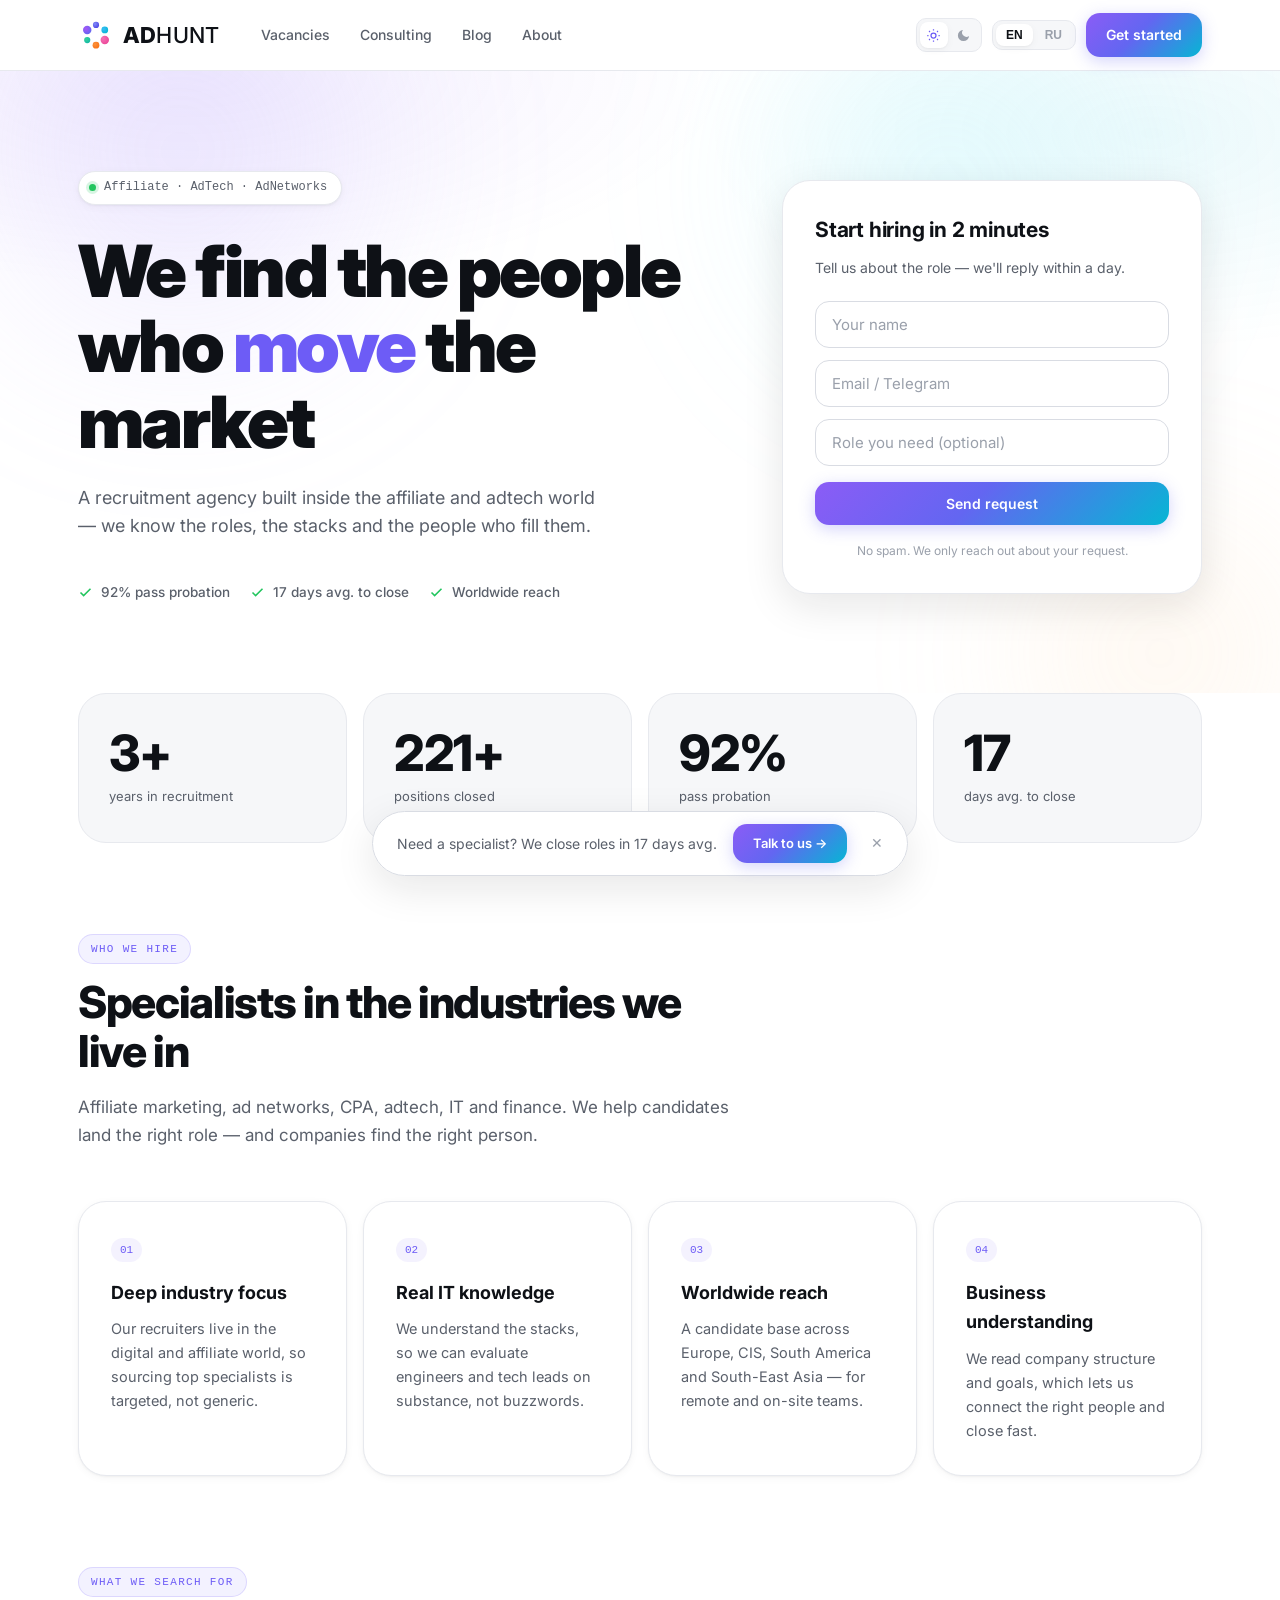
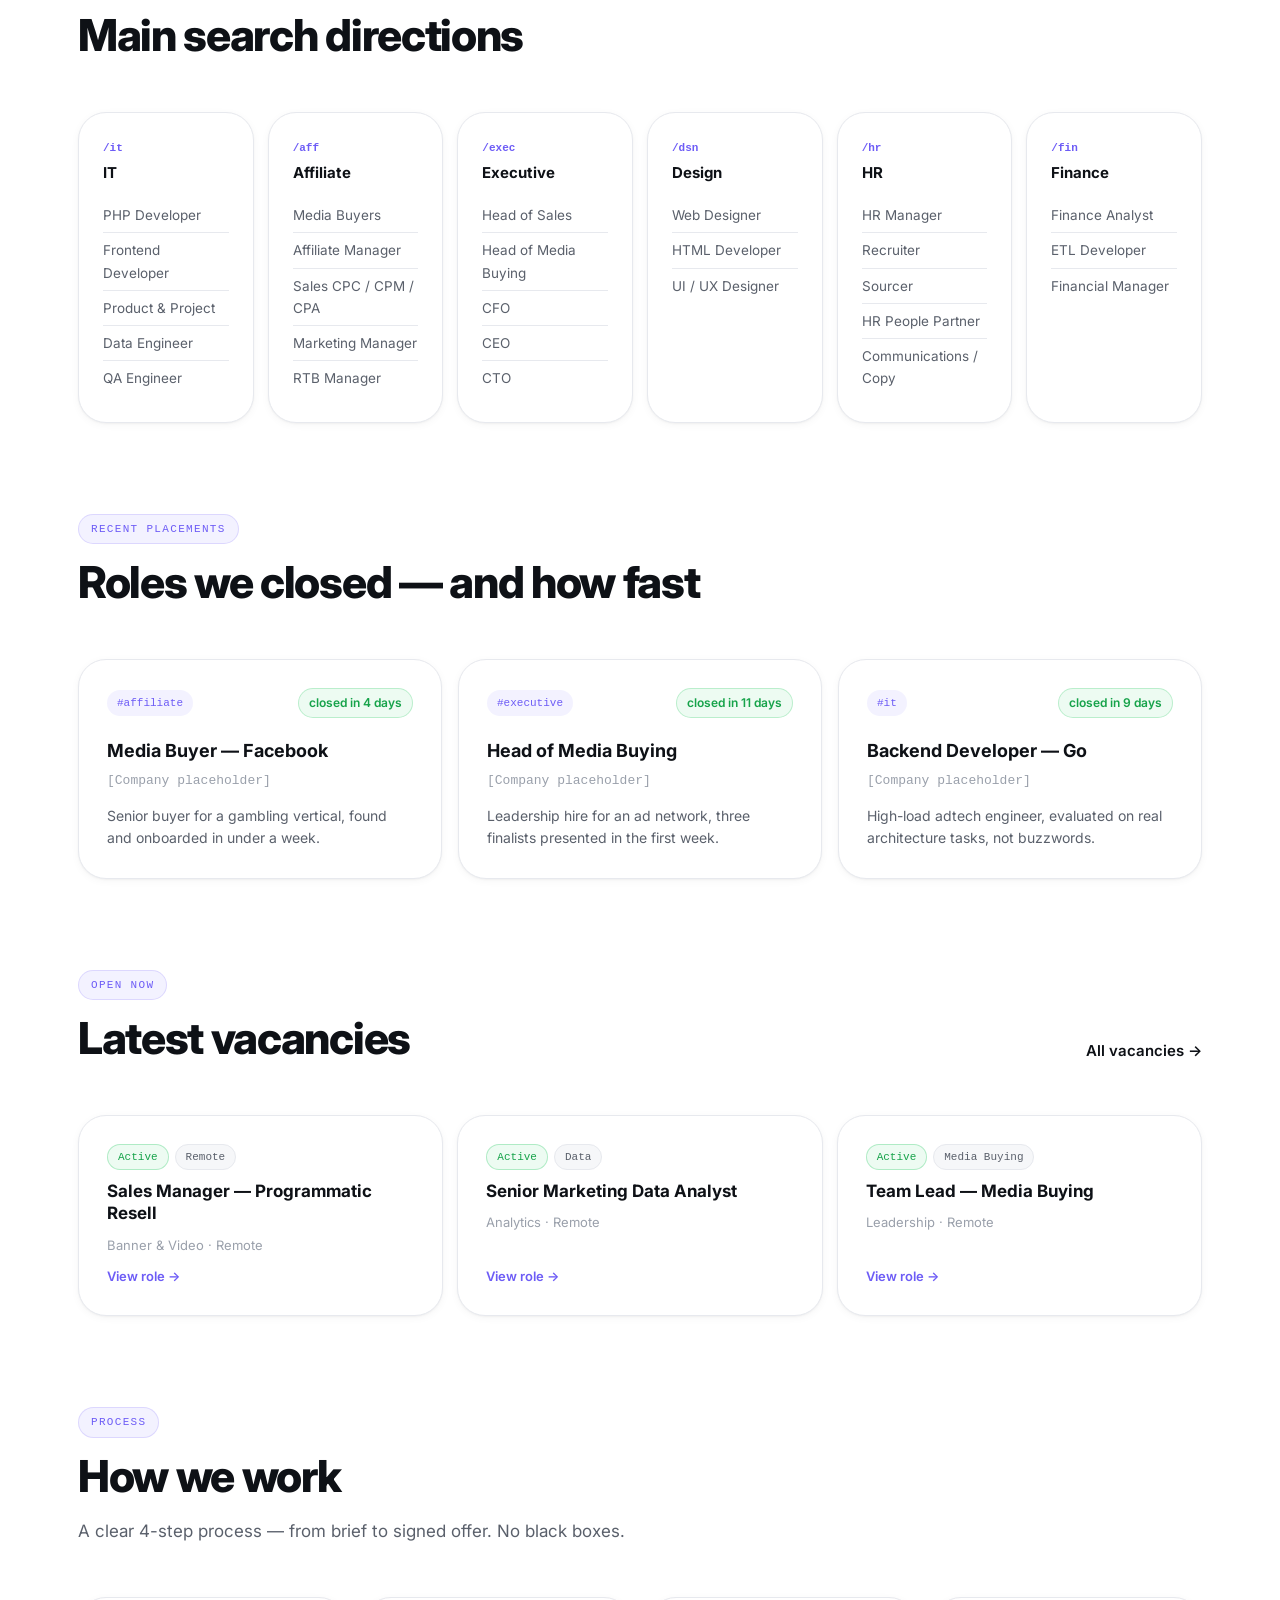
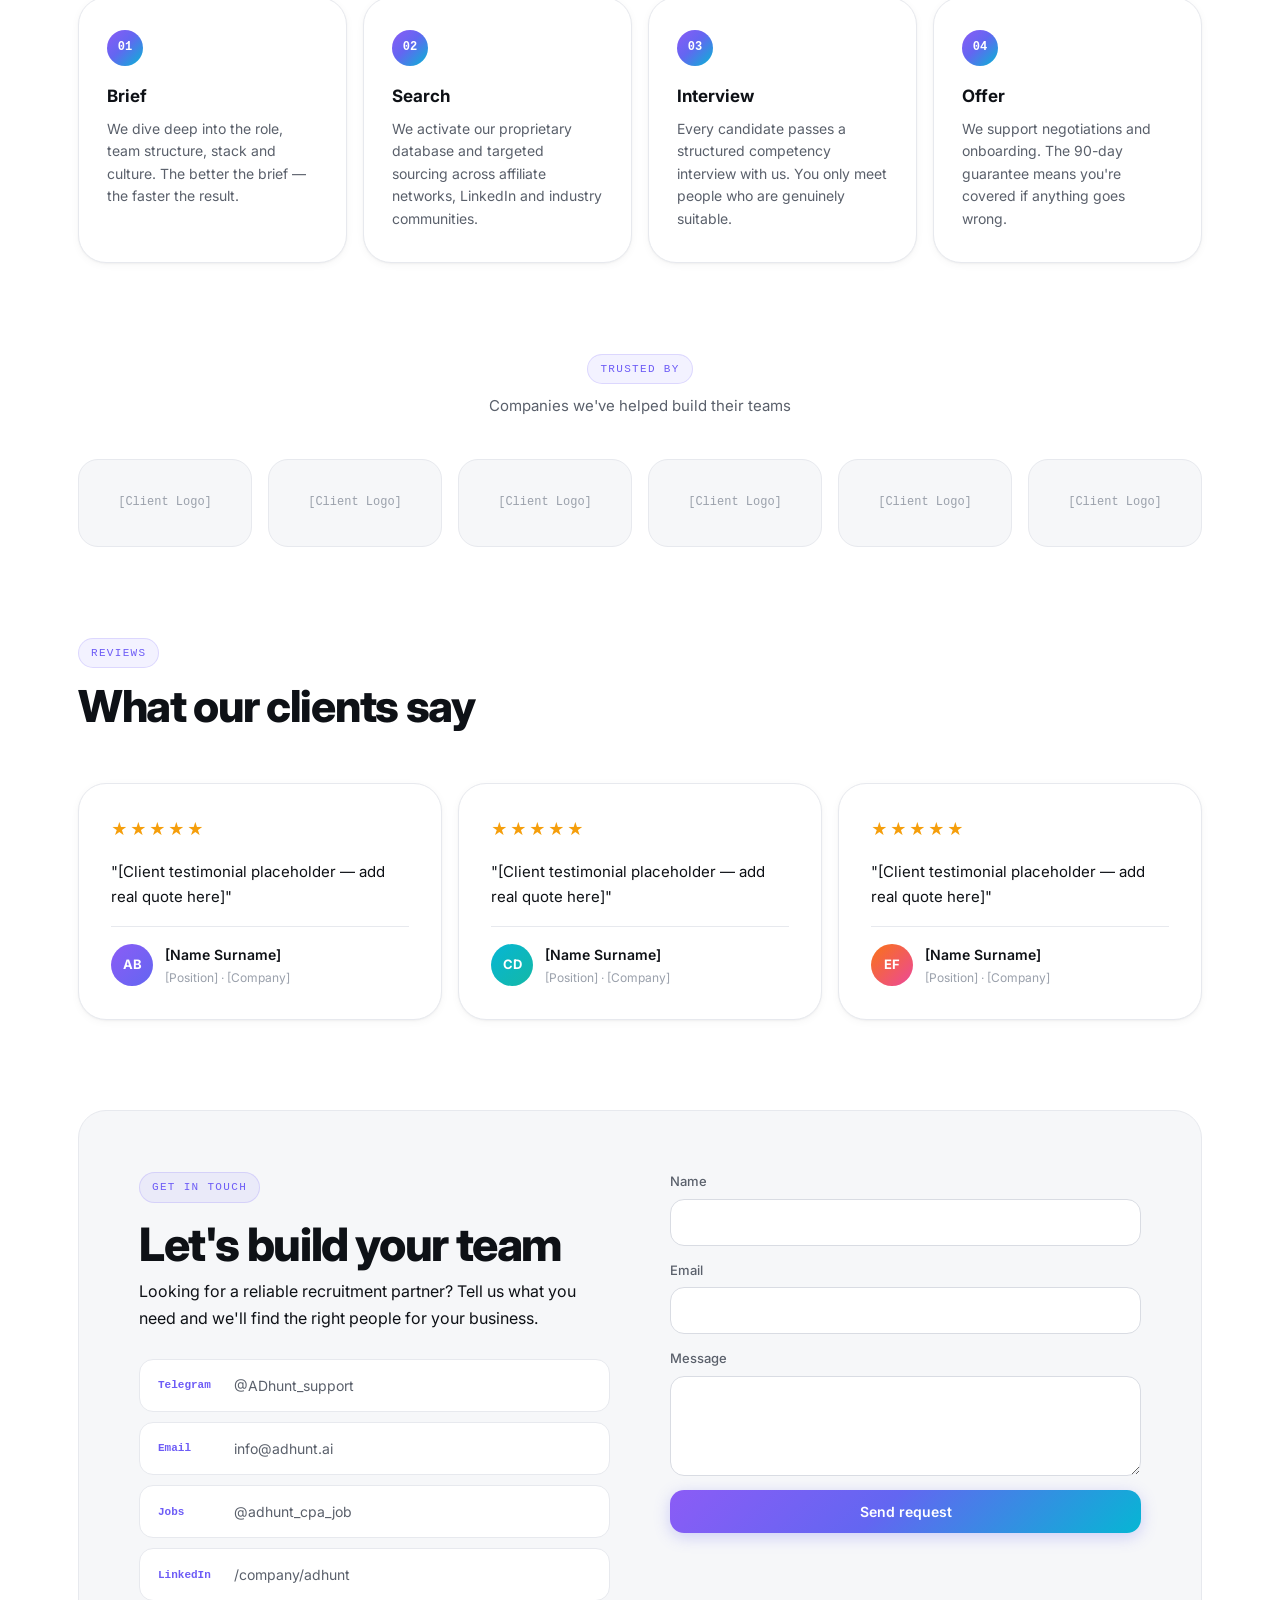
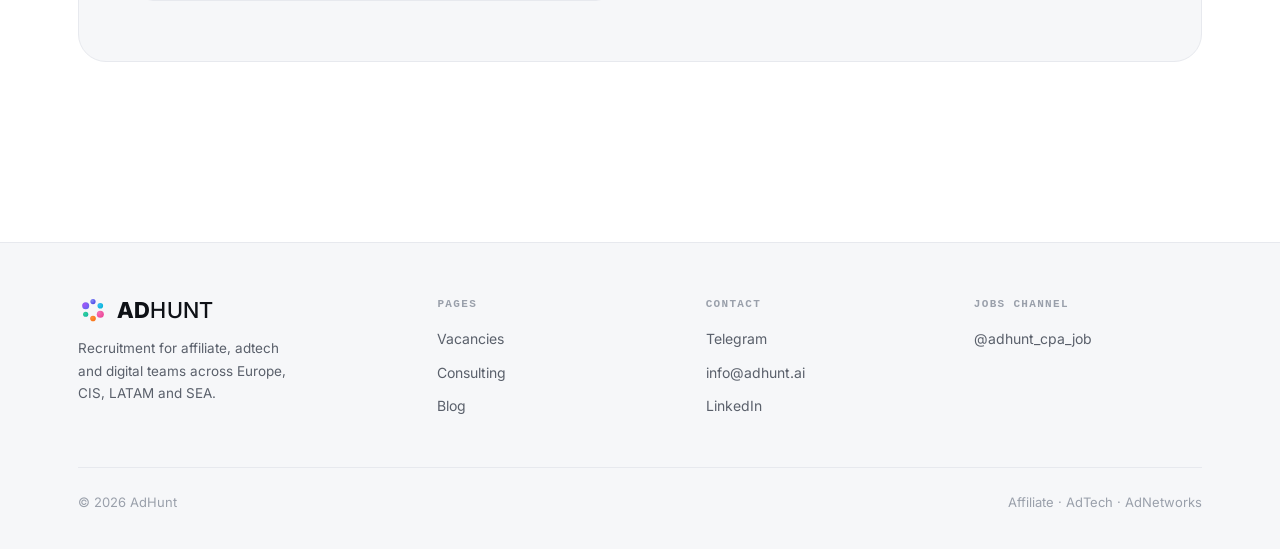
<file: index.html>
<!DOCTYPE html>
<html lang="en">
<head>
<meta charset="UTF-8">
<meta name="viewport" content="width=device-width, initial-scale=1.0">
<title>AdHunt — Recruitment for Affiliate & AdTech</title>
<meta name="description" content="AdHunt is a recruitment agency hiring specialists in affiliate marketing, ad networks and adtech across Europe, CIS, LATAM and SEA.">
<link rel="stylesheet" href="assets/style.css">
<meta property="og:title" content="AdHunt — Recruitment for Affiliate & AdTech">
<meta property="og:description" content="We find the specialists who move the market. 221+ positions closed, 17 days avg. to close.">
<meta property="og:type" content="website">
<meta property="og:url" content="https://adhunt.ai">
<meta name="twitter:card" content="summary_large_image">
</head>
<body>

<header>
  <div class="wrap nav">
    <a href="index.html" class="logo"><img src="assets/logo-icon.svg" alt="" class="logo-icon"><span class="logo-text"><span class="logo-ad">AD</span><span class="logo-hunt">HUNT</span></span></a>
    <nav class="nav-links">
      <a href="vacancies.html"><span data-en>Vacancies</span><span data-ru>Вакансии</span></a>
      <a href="consulting.html"><span data-en>Consulting</span><span data-ru>Консалтинг</span></a>
      <a href="blog.html"><span data-en>Blog</span><span data-ru>Блог</span></a>
      <a href="about.html"><span data-en>About</span><span data-ru>О нас</span></a>
    </nav>
    <div class="nav-right">
      <div class="theme-toggle">
        <button data-theme-set="light" aria-label="Light theme"><svg viewBox="0 0 24 24" fill="none" stroke="currentColor" stroke-width="2"><circle cx="12" cy="12" r="4"/><path d="M12 2v2M12 20v2M4.9 4.9l1.4 1.4M17.7 17.7l1.4 1.4M2 12h2M20 12h2M4.9 19.1l1.4-1.4M17.7 6.3l1.4-1.4"/></svg></button>
        <button data-theme-set="dark" aria-label="Dark theme"><svg viewBox="0 0 24 24" fill="currentColor"><path d="M21 12.8A9 9 0 1 1 11.2 3a7 7 0 0 0 9.8 9.8z"/></svg></button>
      </div>
      <div class="lang">
        <button data-lang="en">EN</button>
        <button data-lang="ru">RU</button>
      </div>
      <a href="#contact" class="btn btn-primary" style="padding:10px 20px;">
        <span data-en>Get started</span><span data-ru>Начать</span>
      </a>
      <button class="burger" aria-label="Menu"><span></span><span></span><span></span></button>
    </div>
  </div>
</header>

<!-- HERO -->
<section class="hero">
  <div class="hero-bg" aria-hidden="true">
    <span class="b1"></span>
    <span class="b2"></span>
    <span class="b3"></span>
    <span class="b4"></span>
  </div>
  <div class="wrap hero-grid">
    <div data-reveal>
      <div class="hero-label">
        <span class="dot-live"></span>
        <span data-en>Affiliate · AdTech · AdNetworks</span><span data-ru>Affiliate · AdTech · AdNetworks</span>
      </div>
      <h1>
        <span data-en>We find the people who <span class="hero-accent">move</span> the market</span>
        <span data-ru>Находим людей, которые <span class="hero-accent">двигают</span> рынок</span>
      </h1>
      <p class="hero-sub">
        <span data-en>A recruitment agency built inside the affiliate and adtech world — we know the roles, the stacks and the people who fill them.</span>
        <span data-ru>Рекрутинговое агентство внутри мира affiliate и adtech — мы знаем роли, стек и людей, которые их закрывают.</span>
      </p>
      <div class="hero-badge-row">
        <span class="hero-badge">
          <svg width="15" height="15" viewBox="0 0 24 24" fill="none" stroke="currentColor" stroke-width="2.5"><polyline points="20 6 9 17 4 12"/></svg>
          <span data-en>92% pass probation</span><span data-ru>92% проходят испытательный срок</span>
        </span>
        <span class="hero-badge">
          <svg width="15" height="15" viewBox="0 0 24 24" fill="none" stroke="currentColor" stroke-width="2.5"><polyline points="20 6 9 17 4 12"/></svg>
          <span data-en>17 days avg. to close</span><span data-ru>17 дней в среднем на закрытие</span>
        </span>
        <span class="hero-badge">
          <svg width="15" height="15" viewBox="0 0 24 24" fill="none" stroke="currentColor" stroke-width="2.5"><polyline points="20 6 9 17 4 12"/></svg>
          <span data-en>Worldwide reach</span><span data-ru>Глобальный охват</span>
        </span>
      </div>
    </div>

    <!-- Hero request form -->
    <div class="hero-form-card" data-reveal>
      <h3 class="hero-form-title"><span data-en>Start hiring in 2 minutes</span><span data-ru>Начните нанимать за 2 минуты</span></h3>
      <p class="hero-form-sub"><span data-en>Tell us about the role — we'll reply within a day.</span><span data-ru>Расскажите о вакансии — ответим в течение дня.</span></p>
      <form onsubmit="event.preventDefault(); this.reset(); alert(document.documentElement.lang==='ru'?'Спасибо! Мы свяжемся с вами.':'Thanks! We\'ll be in touch.');">
        <div class="field">
          <input type="text" required data-ph-en="Your name" data-ph-ru="Ваше имя">
        </div>
        <div class="field">
          <input type="text" required placeholder="Email / Telegram">
        </div>
        <div class="field">
          <input type="text" data-ph-en="Role you need (optional)" data-ph-ru="Какая роль нужна (необязательно)">
        </div>
        <button class="btn btn-primary" type="submit" style="width:100%;justify-content:center;margin-top:4px;">
          <span data-en>Send request</span><span data-ru>Отправить заявку</span>
        </button>
        <p class="hero-form-note"><span data-en>No spam. We only reach out about your request.</span><span data-ru>Без спама. Пишем только по вашему запросу.</span></p>
      </form>
    </div>
  </div>
</section>

<!-- STATS -->
<section class="section" style="padding-top:0;">
  <div class="wrap">
    <div class="stats" data-reveal>
      <div class="stat"><div class="num"><span data-count="3" data-suffix="+">3+</span></div><div class="lbl"><span data-en>years in recruitment</span><span data-ru>года в рекрутинге</span></div></div>
      <div class="stat"><div class="num"><span data-count="221" data-suffix="+">221+</span></div><div class="lbl"><span data-en>positions closed</span><span data-ru>закрытых позиций</span></div></div>
      <div class="stat"><div class="num"><span data-count="92" data-suffix="%">92%</span></div><div class="lbl"><span data-en>pass probation</span><span data-ru>проходят испытательный срок</span></div></div>
      <div class="stat"><div class="num"><span data-count="17">17</span></div><div class="lbl"><span data-en>days avg. to close</span><span data-ru>дней в среднем на закрытие</span></div></div>
    </div>
  </div>
</section>

<!-- WHO -->
<section class="section" style="padding-top:0;">
  <div class="wrap">
    <div class="section-head" data-reveal>
      <span class="eyebrow"><span data-en>Who we hire</span><span data-ru>Кого нанимаем</span></span>
      <h2><span data-en>Specialists in the industries we live in</span><span data-ru>Специалисты в индустриях, в которых мы живём</span></h2>
      <p><span data-en>Affiliate marketing, ad networks, CPA, adtech, IT and finance. We help candidates land the right role — and companies find the right person.</span><span data-ru>Affiliate-маркетинг, рекламные сети, CPA, adtech, IT и финансы. Помогаем кандидатам найти правильную роль, а компаниям — правильного человека.</span></p>
    </div>
    <div class="cards">
      <div class="card" data-reveal>
        <div class="ix">01</div>
        <h3><span data-en>Deep industry focus</span><span data-ru>Глубокий фокус на индустрии</span></h3>
        <p><span data-en>Our recruiters live in the digital and affiliate world, so sourcing top specialists is targeted, not generic.</span><span data-ru>Наши рекрутеры живут в digital и affiliate, поэтому поиск топ-специалистов точечный, а не общий.</span></p>
      </div>
      <div class="card" data-reveal>
        <div class="ix">02</div>
        <h3><span data-en>Real IT knowledge</span><span data-ru>Реальная экспертиза в IT</span></h3>
        <p><span data-en>We understand the stacks, so we can evaluate engineers and tech leads on substance, not buzzwords.</span><span data-ru>Понимаем стек, поэтому оцениваем инженеров и тимлидов по сути, а не по баззвордам.</span></p>
      </div>
      <div class="card" data-reveal>
        <div class="ix">03</div>
        <h3><span data-en>Worldwide reach</span><span data-ru>Глобальный охват</span></h3>
        <p><span data-en>A candidate base across Europe, CIS, South America and South-East Asia — for remote and on-site teams.</span><span data-ru>База кандидатов по Европе, СНГ, Южной Америке и Юго-Восточной Азии — для удалённых и офисных команд.</span></p>
      </div>
      <div class="card" data-reveal>
        <div class="ix">04</div>
        <h3><span data-en>Business understanding</span><span data-ru>Понимание бизнеса</span></h3>
        <p><span data-en>We read company structure and goals, which lets us connect the right people and close fast.</span><span data-ru>Разбираемся в структуре и целях компании — это позволяет подбирать нужных людей и закрывать быстро.</span></p>
      </div>
    </div>
  </div>
</section>

<!-- DIRECTIONS -->
<section class="section" style="padding-top:0;">
  <div class="wrap">
    <div class="section-head" data-reveal>
      <span class="eyebrow"><span data-en>What we search for</span><span data-ru>Что мы ищем</span></span>
      <h2><span data-en>Main search directions</span><span data-ru>Основные направления поиска</span></h2>
    </div>
    <div class="dirs">
      <div class="dir" data-reveal><h3><span class="k">/it</span> IT</h3><ul><li>PHP Developer</li><li>Frontend Developer</li><li>Product &amp; Project</li><li>Data Engineer</li><li>QA Engineer</li></ul></div>
      <div class="dir" data-reveal><h3><span class="k">/aff</span> Affiliate</h3><ul><li>Media Buyers</li><li>Affiliate Manager</li><li>Sales CPC / CPM / CPA</li><li>Marketing Manager</li><li>RTB Manager</li></ul></div>
      <div class="dir" data-reveal><h3><span class="k">/exec</span> Executive</h3><ul><li>Head of Sales</li><li>Head of Media Buying</li><li>CFO</li><li>CEO</li><li>CTO</li></ul></div>
      <div class="dir" data-reveal><h3><span class="k">/dsn</span> Design</h3><ul><li>Web Designer</li><li>HTML Developer</li><li>UI / UX Designer</li></ul></div>
      <div class="dir" data-reveal><h3><span class="k">/hr</span> HR</h3><ul><li>HR Manager</li><li>Recruiter</li><li>Sourcer</li><li>HR People Partner</li><li>Communications / Copy</li></ul></div>
      <div class="dir" data-reveal><h3><span class="k">/fin</span> Finance</h3><ul><li>Finance Analyst</li><li>ETL Developer</li><li>Financial Manager</li></ul></div>
    </div>
  </div>
</section>

<!-- CASE STUDIES -->
<section class="section" style="padding-top:0;">
  <div class="wrap">
    <div class="section-head" data-reveal>
      <span class="eyebrow"><span data-en>Recent placements</span><span data-ru>Недавние закрытия</span></span>
      <h2><span data-en>Roles we closed — and how fast</span><span data-ru>Какие роли закрыли — и как быстро</span></h2>
    </div>
    <div class="cases">
      <div class="case" data-reveal>
        <div class="case-top">
          <span class="case-tag">#affiliate</span>
          <span class="case-time"><span data-en>closed in 4 days</span><span data-ru>закрыли за 4 дня</span></span>
        </div>
        <h3>Media Buyer — Facebook</h3>
        <p class="case-co">[Company placeholder]</p>
        <p class="case-desc"><span data-en>Senior buyer for a gambling vertical, found and onboarded in under a week.</span><span data-ru>Сеньор-байер под gambling-вертикаль, найден и выведен меньше чем за неделю.</span></p>
      </div>
      <div class="case" data-reveal>
        <div class="case-top">
          <span class="case-tag">#executive</span>
          <span class="case-time"><span data-en>closed in 11 days</span><span data-ru>закрыли за 11 дней</span></span>
        </div>
        <h3>Head of Media Buying</h3>
        <p class="case-co">[Company placeholder]</p>
        <p class="case-desc"><span data-en>Leadership hire for an ad network, three finalists presented in the first week.</span><span data-ru>Руководящая роль в рекламной сети, три финалиста — уже на первой неделе.</span></p>
      </div>
      <div class="case" data-reveal>
        <div class="case-top">
          <span class="case-tag">#it</span>
          <span class="case-time"><span data-en>closed in 9 days</span><span data-ru>закрыли за 9 дней</span></span>
        </div>
        <h3>Backend Developer — Go</h3>
        <p class="case-co">[Company placeholder]</p>
        <p class="case-desc"><span data-en>High-load adtech engineer, evaluated on real architecture tasks, not buzzwords.</span><span data-ru>Инженер под high-load adtech, оценка по реальным архитектурным задачам, а не баззвордам.</span></p>
      </div>
    </div>
  </div>
</section>

<!-- VACANCIES PREVIEW -->
<section class="section" style="padding-top:0;">
  <div class="wrap">
    <div class="section-head" data-reveal style="display:flex;justify-content:space-between;align-items:flex-end;max-width:none;">
      <div>
        <span class="eyebrow"><span data-en>Open now</span><span data-ru>Открыто сейчас</span></span>
        <h2 style="margin-bottom:0;"><span data-en>Latest vacancies</span><span data-ru>Свежие вакансии</span></h2>
      </div>
      <a href="vacancies.html" class="go" style="color:var(--amber);font-size:15px;"><span data-en>All vacancies →</span><span data-ru>Все вакансии →</span></a>
    </div>
    <div class="vacs">
      <a href="vacancies.html" class="vac" data-reveal>
        <div class="tags"><span class="tag-pill live">Active</span><span class="tag-pill">Remote</span></div>
        <h3>Sales Manager — Programmatic Resell</h3>
        <div class="meta">Banner &amp; Video · Remote</div>
        <span class="go"><span data-en>View role →</span><span data-ru>Открыть →</span></span>
      </a>
      <a href="vacancies.html" class="vac" data-reveal>
        <div class="tags"><span class="tag-pill live">Active</span><span class="tag-pill">Data</span></div>
        <h3>Senior Marketing Data Analyst</h3>
        <div class="meta">Analytics · Remote</div>
        <span class="go"><span data-en>View role →</span><span data-ru>Открыть →</span></span>
      </a>
      <a href="vacancies.html" class="vac" data-reveal>
        <div class="tags"><span class="tag-pill live">Active</span><span class="tag-pill">Media Buying</span></div>
        <h3>Team Lead — Media Buying</h3>
        <div class="meta">Leadership · Remote</div>
        <span class="go"><span data-en>View role →</span><span data-ru>Открыть →</span></span>
      </a>
    </div>
  </div>
</section>

<!-- HOW WE WORK -->
<section class="section" style="padding-top:0;">
  <div class="wrap">
    <div class="section-head" data-reveal>
      <span class="eyebrow"><span data-en>Process</span><span data-ru>Процесс</span></span>
      <h2><span data-en>How we work</span><span data-ru>Как мы работаем</span></h2>
      <p><span data-en>A clear 4-step process — from brief to signed offer. No black boxes.</span><span data-ru>Чёткий процесс из 4 шагов — от брифа до подписанного оффера. Никаких чёрных ящиков.</span></p>
    </div>
    <div class="process-steps">
      <div class="process-step" data-reveal>
        <div class="step-num">01</div>
        <div class="step-body">
          <h3><span data-en>Brief</span><span data-ru>Бриф</span></h3>
          <p><span data-en>We dive deep into the role, team structure, stack and culture. The better the brief — the faster the result.</span><span data-ru>Погружаемся в роль, структуру команды, стек и культуру. Чем точнее бриф — тем быстрее результат.</span></p>
        </div>
      </div>
      <div class="process-step" data-reveal>
        <div class="step-num">02</div>
        <div class="step-body">
          <h3><span data-en>Search</span><span data-ru>Поиск</span></h3>
          <p><span data-en>We activate our proprietary database and targeted sourcing across affiliate networks, LinkedIn and industry communities.</span><span data-ru>Активируем собственную базу и точечный поиск по affiliate-сетям, LinkedIn и отраслевым сообществам.</span></p>
        </div>
      </div>
      <div class="process-step" data-reveal>
        <div class="step-num">03</div>
        <div class="step-body">
          <h3><span data-en>Interview</span><span data-ru>Интервью</span></h3>
          <p><span data-en>Every candidate passes a structured competency interview with us. You only meet people who are genuinely suitable.</span><span data-ru>Каждый кандидат проходит структурированное компетентностное интервью с нами. Вы встречаетесь только с теми, кто реально подходит.</span></p>
        </div>
      </div>
      <div class="process-step" data-reveal>
        <div class="step-num">04</div>
        <div class="step-body">
          <h3><span data-en>Offer</span><span data-ru>Оффер</span></h3>
          <p><span data-en>We support negotiations and onboarding. The 90-day guarantee means you're covered if anything goes wrong.</span><span data-ru>Сопровождаем переговоры и онбординг. 90-дневная гарантия — страховка на случай, если что-то пойдёт не так.</span></p>
        </div>
      </div>
    </div>
  </div>
</section>

<!-- CLIENTS -->
<section class="section" style="padding-top:0;">
  <div class="wrap">
    <div class="clients-head" data-reveal>
      <span class="eyebrow"><span data-en>Trusted by</span><span data-ru>Нам доверяют</span></span>
      <p><span data-en>Companies we've helped build their teams</span><span data-ru>Компании, которым мы помогли собрать команды</span></p>
    </div>
    <div class="logo-wall" data-reveal>
      <div class="client-logo">[Client Logo]</div>
      <div class="client-logo">[Client Logo]</div>
      <div class="client-logo">[Client Logo]</div>
      <div class="client-logo">[Client Logo]</div>
      <div class="client-logo">[Client Logo]</div>
      <div class="client-logo">[Client Logo]</div>
    </div>
  </div>
</section>

<!-- TESTIMONIALS -->
<section class="section" style="padding-top:0;">
  <div class="wrap">
    <div class="section-head" data-reveal>
      <span class="eyebrow"><span data-en>Reviews</span><span data-ru>Отзывы</span></span>
      <h2><span data-en>What our clients say</span><span data-ru>Что говорят клиенты</span></h2>
    </div>
    <div class="testimonials">
      <div class="testimonial" data-reveal>
        <div class="testi-stars">★★★★★</div>
        <p class="testi-text"><span data-en>"[Client testimonial placeholder — add real quote here]"</span><span data-ru>"[Отзыв клиента — добавьте реальную цитату здесь]"</span></p>
        <div class="testi-author">
          <div class="testi-avatar" style="background:linear-gradient(135deg,#8b5cf6,#6366f1)">AB</div>
          <div>
            <div class="testi-name">[Name Surname]</div>
            <div class="testi-role"><span data-en>[Position] · [Company]</span><span data-ru>[Должность] · [Компания]</span></div>
          </div>
        </div>
      </div>
      <div class="testimonial" data-reveal>
        <div class="testi-stars">★★★★★</div>
        <p class="testi-text"><span data-en>"[Client testimonial placeholder — add real quote here]"</span><span data-ru>"[Отзыв клиента — добавьте реальную цитату здесь]"</span></p>
        <div class="testi-author">
          <div class="testi-avatar" style="background:linear-gradient(135deg,#06b6d4,#14b8a6)">CD</div>
          <div>
            <div class="testi-name">[Name Surname]</div>
            <div class="testi-role"><span data-en>[Position] · [Company]</span><span data-ru>[Должность] · [Компания]</span></div>
          </div>
        </div>
      </div>
      <div class="testimonial" data-reveal>
        <div class="testi-stars">★★★★★</div>
        <p class="testi-text"><span data-en>"[Client testimonial placeholder — add real quote here]"</span><span data-ru>"[Отзыв клиента — добавьте реальную цитату здесь]"</span></p>
        <div class="testi-author">
          <div class="testi-avatar" style="background:linear-gradient(135deg,#f97316,#ec4899)">EF</div>
          <div>
            <div class="testi-name">[Name Surname]</div>
            <div class="testi-role"><span data-en>[Position] · [Company]</span><span data-ru>[Должность] · [Компания]</span></div>
          </div>
        </div>
      </div>
    </div>
  </div>
</section>

<!-- CONTACT -->
<section class="section" id="contact" style="padding-top:0;">
  <div class="wrap">
    <div class="contact-grid">
      <div class="contact-info" data-reveal>
        <span class="eyebrow"><span data-en>Get in touch</span><span data-ru>Связаться</span></span>
        <h2 style="font-size:clamp(30px,4vw,46px);margin:16px 0 8px;"><span data-en>Let's build your team</span><span data-ru>Соберём вашу команду</span></h2>
        <p><span data-en>Looking for a reliable recruitment partner? Tell us what you need and we'll find the right people for your business.</span><span data-ru>Ищете надёжного партнёра по подбору? Расскажите, что нужно, и мы найдём правильных людей для вашего бизнеса.</span></p>
        <div class="contact-links">
          <a href="https://t.me/ADhunt_support" target="_blank"><span class="k">Telegram</span> @ADhunt_support</a>
          <a href="mailto:info@adhunt.ai"><span class="k">Email</span> info@adhunt.ai</a>
          <a href="https://t.me/adhunt_cpa_job" target="_blank"><span class="k">Jobs</span> @adhunt_cpa_job</a>
          <a href="https://www.linkedin.com/company/adhunt" target="_blank"><span class="k">LinkedIn</span> /company/adhunt</a>
        </div>
      </div>
      <form data-reveal onsubmit="event.preventDefault(); this.reset(); alert(document.documentElement.lang==='ru'?'Спасибо! Мы свяжемся с вами.':'Thanks! We\'ll be in touch.');">
        <div class="field">
          <label data-en>Name</label><label data-ru>Имя</label>
          <input type="text" required>
        </div>
        <div class="field">
          <label>Email</label>
          <input type="email" required>
        </div>
        <div class="field">
          <label data-en>Message</label><label data-ru>Сообщение</label>
          <textarea></textarea>
        </div>
        <button class="btn btn-primary" type="submit" style="width:100%;justify-content:center;">
          <span data-en>Send request</span><span data-ru>Отправить заявку</span>
        </button>
      </form>
    </div>
  </div>
</section>

<!-- FOOTER (placeholder, injected by include below for consistency) -->
<div id="footer"></div>

<!-- STICKY CTA -->
<div class="sticky-cta" id="sticky-cta">
  <span data-en>Need a specialist? We close roles in 17 days avg.</span>
  <span data-ru>Нужен специалист? Закрываем роли за 17 дней в среднем.</span>
  <a href="#contact" class="btn btn-primary" style="padding:9px 20px;font-size:13px;">
    <span data-en>Talk to us →</span><span data-ru>Обсудить →</span>
  </a>
  <button class="sticky-close" onclick="document.getElementById('sticky-cta').style.display='none'" aria-label="Close">✕</button>
</div>

<script src="assets/app.js"></script>
<script src="assets/footer.js"></script>
</body>
</html>
</file>
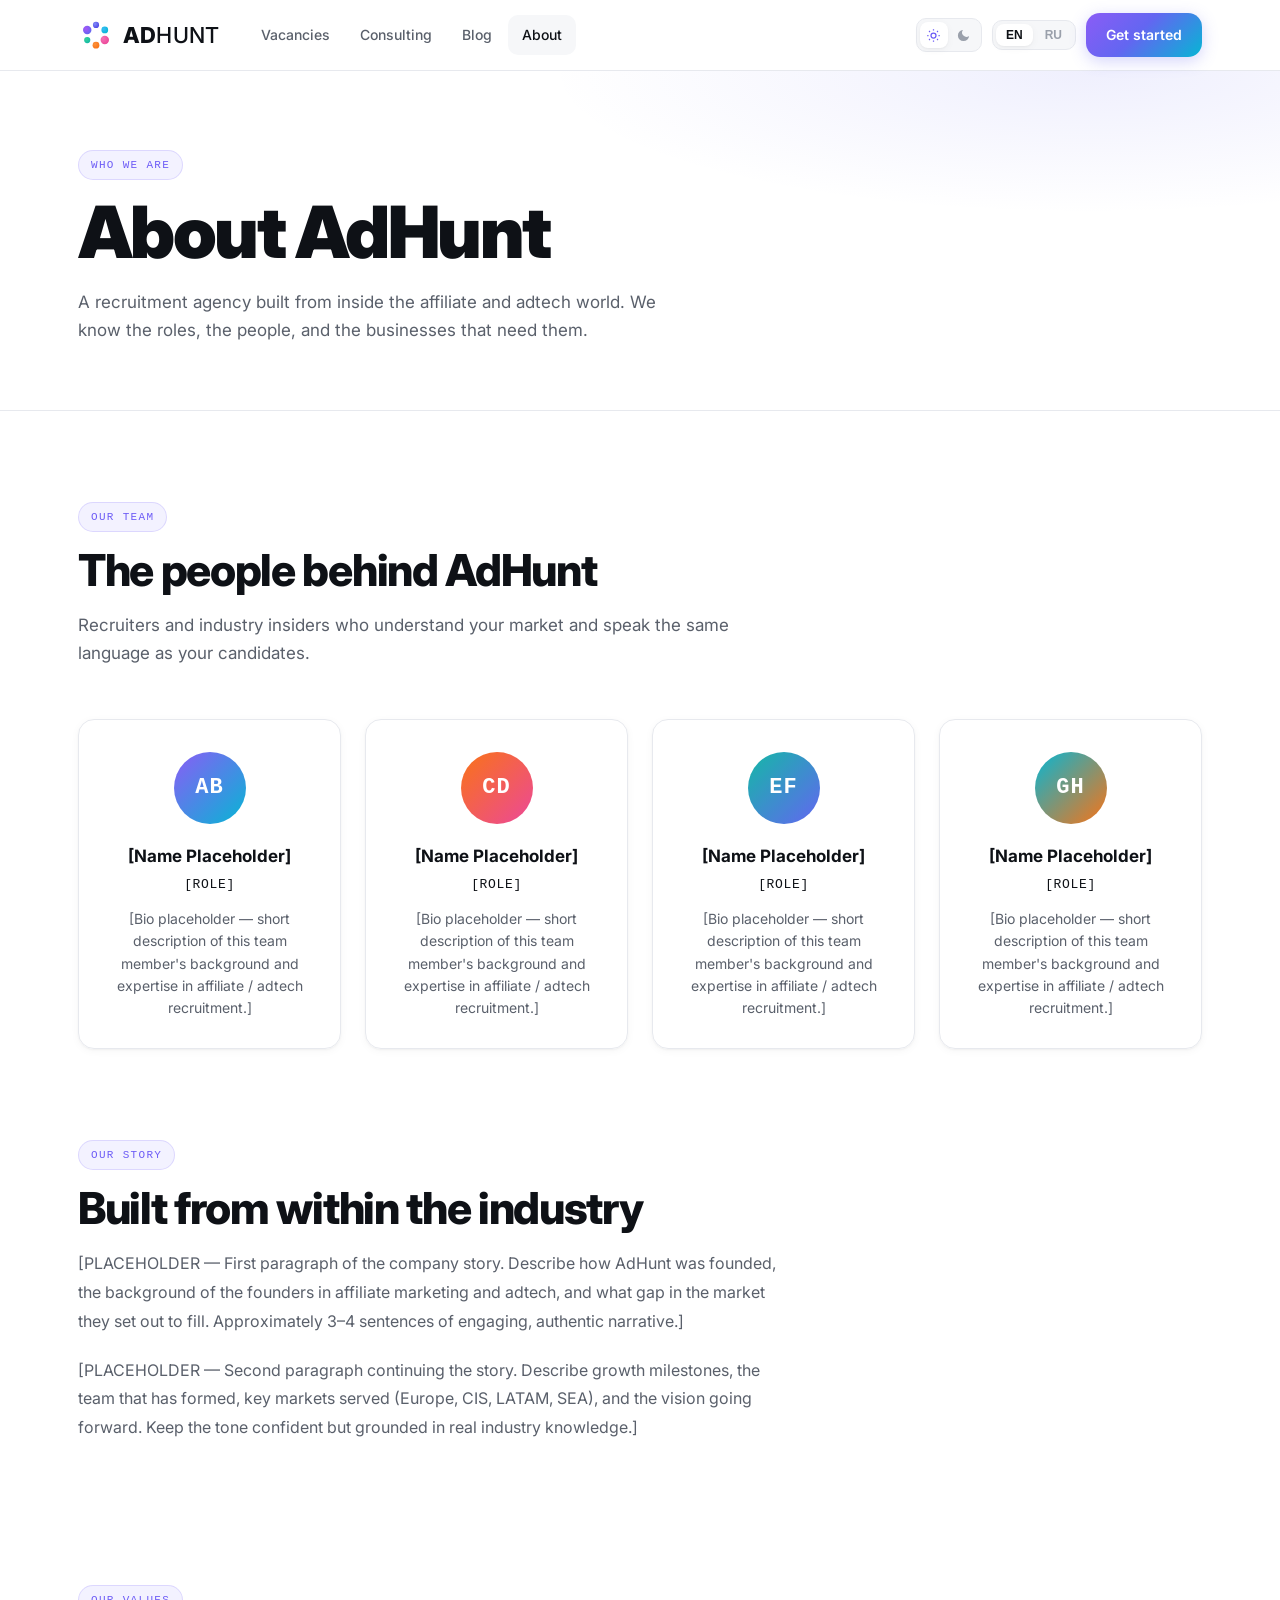
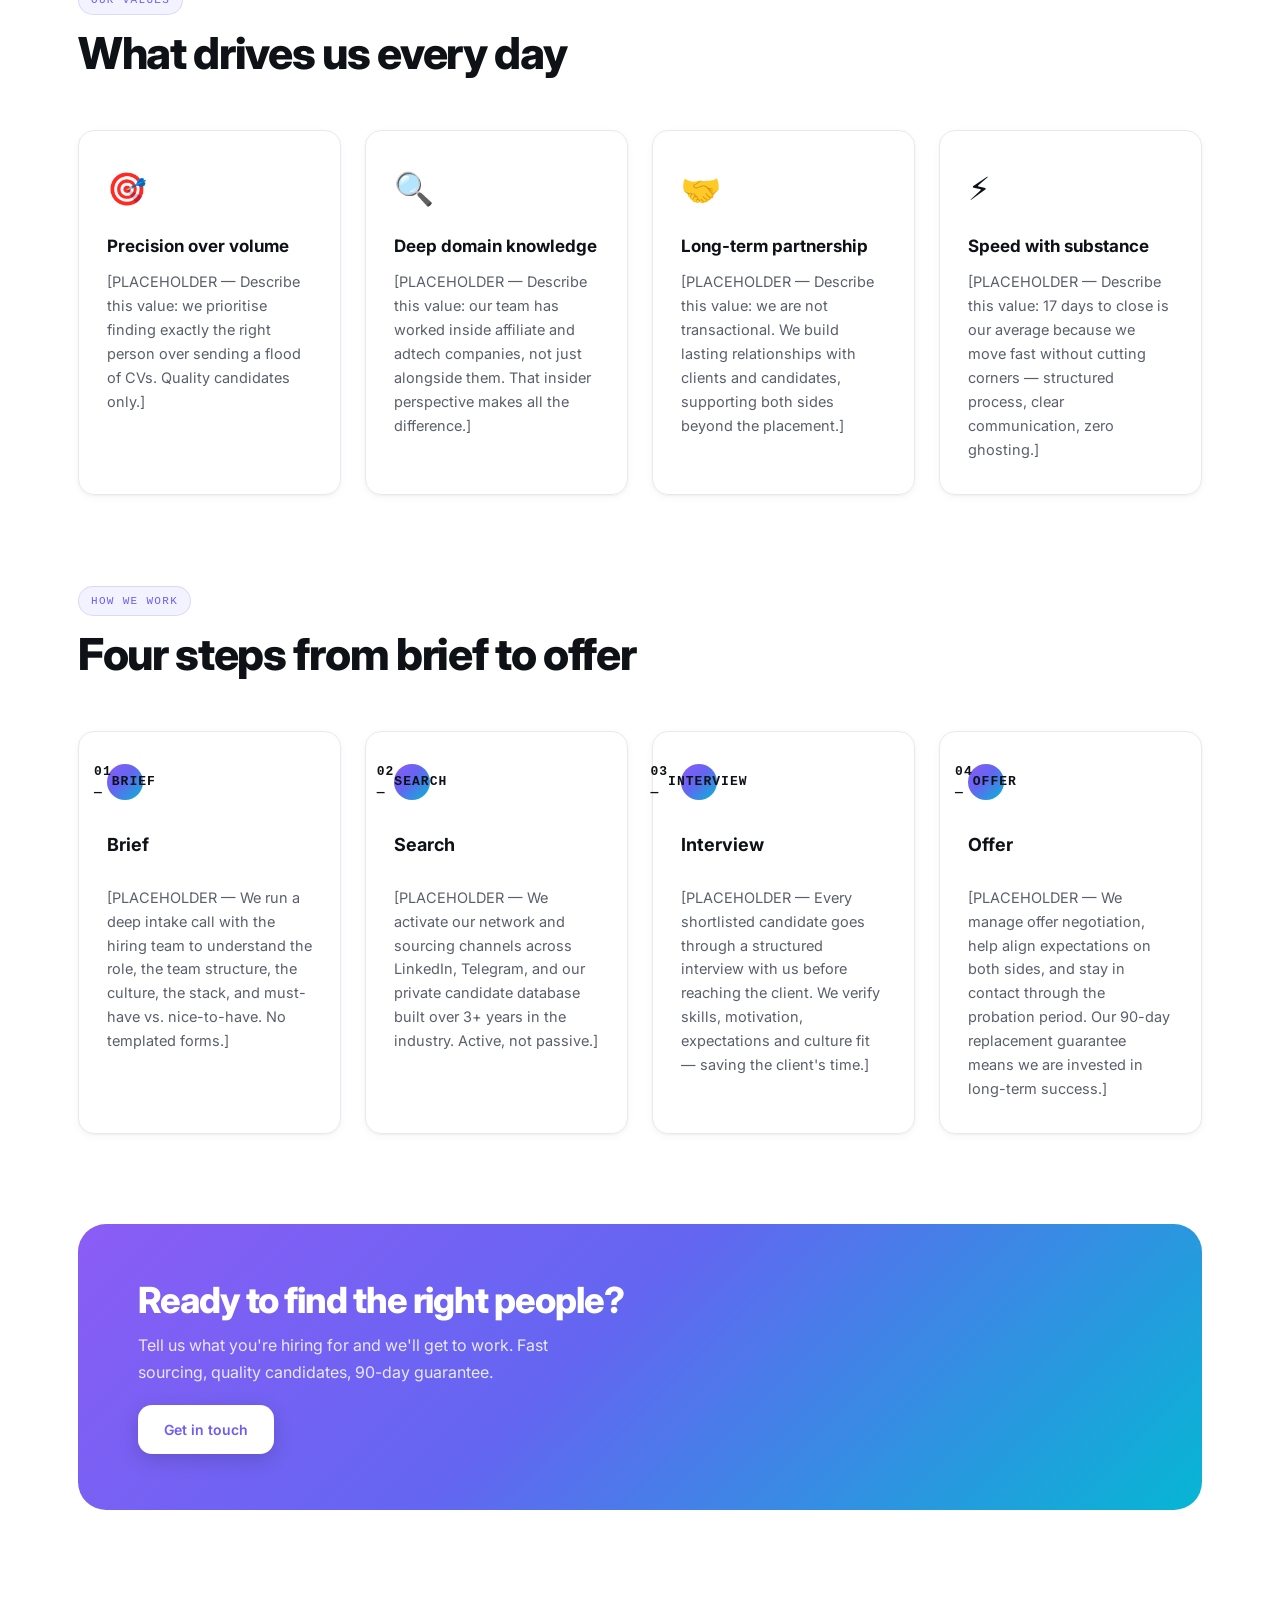
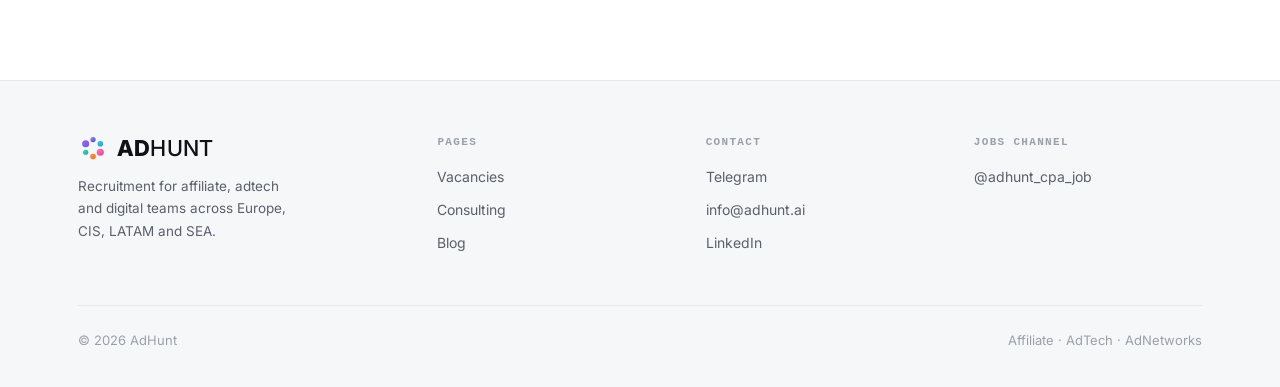
<file: about.html>
<!DOCTYPE html>
<html lang="en">
<head>
<meta charset="UTF-8">
<meta name="viewport" content="width=device-width, initial-scale=1.0">
<title>About Us — AdHunt</title>
<meta name="description" content="Learn about AdHunt — the team, story, values and how we work to find the best talent in affiliate and adtech.">
<link rel="stylesheet" href="assets/style.css">
<style>
/* ── About page extras ─────────────────────────────────────── */
.team-grid {
  display: grid;
  grid-template-columns: repeat(auto-fill, minmax(220px, 1fr));
  gap: 24px;
  margin-top: 48px;
}
.team-card {
  background: var(--bg2);
  border: 1px solid var(--border);
  border-radius: 16px;
  padding: 32px 24px 28px;
  text-align: center;
  transition: border-color .25s, transform .25s;
}
.team-card:hover { border-color: var(--amber); transform: translateY(-4px); }
.avatar-placeholder {
  width: 72px; height: 72px;
  border-radius: 50%;
  display: flex; align-items: center; justify-content: center;
  font-family: 'JetBrains Mono', monospace;
  font-size: 22px; font-weight: 700;
  color: #fff;
  margin: 0 auto 18px;
  letter-spacing: 1px;
}
.team-card .member-name {
  font-size: 17px; font-weight: 700;
  color: var(--txt);
  margin: 0 0 4px;
}
.team-card .member-role {
  font-size: 13px;
  color: var(--amber);
  font-family: 'JetBrains Mono', monospace;
  margin: 0 0 12px;
  text-transform: uppercase;
  letter-spacing: .05em;
}
.team-card .member-bio {
  font-size: 14px;
  color: var(--txt-dim);
  line-height: 1.6;
  margin: 0;
}

.values-grid {
  display: grid;
  grid-template-columns: repeat(auto-fill, minmax(240px, 1fr));
  gap: 24px;
  margin-top: 48px;
}
.value-card {
  background: var(--bg2);
  border: 1px solid var(--border);
  border-radius: 16px;
  padding: 32px 28px;
  transition: border-color .25s;
}
.value-card:hover { border-color: var(--amber); }
.value-icon {
  font-size: 32px;
  margin-bottom: 16px;
  display: block;
}
.value-card h3 {
  font-size: 17px; font-weight: 700;
  margin: 0 0 10px;
  color: var(--txt);
}
.value-card p {
  font-size: 14.5px;
  color: var(--txt-dim);
  line-height: 1.65;
  margin: 0;
}

.process-list {
  display: grid;
  grid-template-columns: repeat(auto-fill, minmax(220px, 1fr));
  gap: 24px;
  margin-top: 48px;
  counter-reset: steps;
}
.process-step {
  background: var(--bg2);
  border: 1px solid var(--border);
  border-radius: 16px;
  padding: 32px 28px;
  position: relative;
}
.step-num {
  font-family: 'JetBrains Mono', monospace;
  font-size: 13px;
  font-weight: 700;
  color: var(--amber);
  letter-spacing: .08em;
  text-transform: uppercase;
  margin-bottom: 14px;
}
.process-step h3 {
  font-size: 18px; font-weight: 700;
  color: var(--txt);
  margin: 0 0 10px;
}
.process-step p {
  font-size: 14.5px;
  color: var(--txt-dim);
  line-height: 1.65;
  margin: 0;
}

.story-section .story-body {
  max-width: 720px;
}
.story-section .story-body p {
  font-size: 16px;
  color: var(--txt-dim);
  line-height: 1.8;
  margin: 0 0 20px;
}
</style>
</head>
<body>

<header>
  <div class="wrap nav">
    <a href="index.html" class="logo"><img src="assets/logo-icon.svg" alt="" class="logo-icon"><span class="logo-text"><span class="logo-ad">AD</span><span class="logo-hunt">HUNT</span></span></a>
    <nav class="nav-links">
      <a href="vacancies.html"><span data-en>Vacancies</span><span data-ru>Вакансии</span></a>
      <a href="consulting.html"><span data-en>Consulting</span><span data-ru>Консалтинг</span></a>
      <a href="blog.html"><span data-en>Blog</span><span data-ru>Блог</span></a>
      <a href="about.html" class="active"><span data-en>About</span><span data-ru>О нас</span></a>
    </nav>
    <div class="nav-right">
      <div class="theme-toggle">
        <button data-theme-set="light" aria-label="Light theme"><svg viewBox="0 0 24 24" fill="none" stroke="currentColor" stroke-width="2"><circle cx="12" cy="12" r="4"/><path d="M12 2v2M12 20v2M4.9 4.9l1.4 1.4M17.7 17.7l1.4 1.4M2 12h2M20 12h2M4.9 19.1l1.4-1.4M17.7 6.3l1.4-1.4"/></svg></button>
        <button data-theme-set="dark" aria-label="Dark theme"><svg viewBox="0 0 24 24" fill="currentColor"><path d="M21 12.8A9 9 0 1 1 11.2 3a7 7 0 0 0 9.8 9.8z"/></svg></button>
      </div>
      <div class="lang"><button data-lang="en">EN</button><button data-lang="ru">RU</button></div>
      <a href="index.html#contact" class="btn btn-primary" style="padding:10px 20px;"><span data-en>Get started</span><span data-ru>Начать</span></a>
      <button class="burger" aria-label="Menu"><span></span><span></span><span></span></button>
    </div>
  </div>
</header>

<!-- PAGE HERO -->
<section class="page-hero">
  <div class="wrap" data-reveal>
    <span class="eyebrow"><span data-en>Who we are</span><span data-ru>Кто мы</span></span>
    <h1><span data-en>About AdHunt</span><span data-ru>О компании AdHunt</span></h1>
    <p><span data-en>A recruitment agency built from inside the affiliate and adtech world. We know the roles, the people, and the businesses that need them.</span><span data-ru>Рекрутинговое агентство, построенное изнутри мира affiliate и adtech. Мы знаем роли, людей и компании, которым они нужны.</span></p>
  </div>
</section>

<!-- TEAM SECTION -->
<section class="section" data-reveal>
  <div class="wrap">
    <div class="section-head" data-reveal>
      <span class="eyebrow"><span data-en>Our team</span><span data-ru>Наша команда</span></span>
      <h2><span data-en>The people behind AdHunt</span><span data-ru>Люди, стоящие за AdHunt</span></h2>
      <p><span data-en>Recruiters and industry insiders who understand your market and speak the same language as your candidates.</span><span data-ru>Рекрутеры и инсайдеры отрасли, которые понимают ваш рынок и говорят с кандидатами на одном языке.</span></p>
    </div>
    <div class="team-grid">

      <div class="team-card" data-reveal>
        <div class="avatar-placeholder" style="background: linear-gradient(135deg, #8b5cf6, #06b6d4)">AB</div>
        <p class="member-name"><span data-en>[Name Placeholder]</span><span data-ru>[Имя]</span></p>
        <p class="member-role"><span data-en>[Role]</span><span data-ru>[Должность]</span></p>
        <p class="member-bio"><span data-en>[Bio placeholder — short description of this team member's background and expertise in affiliate / adtech recruitment.]</span><span data-ru>[Заглушка биографии — краткое описание опыта и экспертизы этого участника команды в рекрутинге affiliate / adtech.]</span></p>
      </div>

      <div class="team-card" data-reveal>
        <div class="avatar-placeholder" style="background: linear-gradient(135deg, #f97316, #ec4899)">CD</div>
        <p class="member-name"><span data-en>[Name Placeholder]</span><span data-ru>[Имя]</span></p>
        <p class="member-role"><span data-en>[Role]</span><span data-ru>[Должность]</span></p>
        <p class="member-bio"><span data-en>[Bio placeholder — short description of this team member's background and expertise in affiliate / adtech recruitment.]</span><span data-ru>[Заглушка биографии — краткое описание опыта и экспертизы этого участника команды в рекрутинге affiliate / adtech.]</span></p>
      </div>

      <div class="team-card" data-reveal>
        <div class="avatar-placeholder" style="background: linear-gradient(135deg, #14b8a6, #6366f1)">EF</div>
        <p class="member-name"><span data-en>[Name Placeholder]</span><span data-ru>[Имя]</span></p>
        <p class="member-role"><span data-en>[Role]</span><span data-ru>[Должность]</span></p>
        <p class="member-bio"><span data-en>[Bio placeholder — short description of this team member's background and expertise in affiliate / adtech recruitment.]</span><span data-ru>[Заглушка биографии — краткое описание опыта и экспертизы этого участника команды в рекрутинге affiliate / adtech.]</span></p>
      </div>

      <div class="team-card" data-reveal>
        <div class="avatar-placeholder" style="background: linear-gradient(135deg, #06b6d4, #f97316)">GH</div>
        <p class="member-name"><span data-en>[Name Placeholder]</span><span data-ru>[Имя]</span></p>
        <p class="member-role"><span data-en>[Role]</span><span data-ru>[Должность]</span></p>
        <p class="member-bio"><span data-en>[Bio placeholder — short description of this team member's background and expertise in affiliate / adtech recruitment.]</span><span data-ru>[Заглушка биографии — краткое описание опыта и экспертизы этого участника команды в рекрутинге affiliate / adtech.]</span></p>
      </div>

    </div>
  </div>
</section>

<!-- COMPANY STORY -->
<section class="section story-section" style="padding-top:0;">
  <div class="wrap">
    <div class="section-head story-body" data-reveal>
      <span class="eyebrow"><span data-en>Our story</span><span data-ru>Наша история</span></span>
      <h2><span data-en>Built from within the industry</span><span data-ru>Созданы внутри индустрии</span></h2>
      <p><span data-en>[PLACEHOLDER — First paragraph of the company story. Describe how AdHunt was founded, the background of the founders in affiliate marketing and adtech, and what gap in the market they set out to fill. Approximately 3–4 sentences of engaging, authentic narrative.]</span><span data-ru>[ЗАГЛУШКА — Первый абзац истории компании. Опишите, как AdHunt была основана, каков бэкграунд основателей в affiliate-маркетинге и adtech, и какую нишу на рынке они решили занять. Примерно 3–4 предложения увлекательного, аутентичного повествования.]</span></p>
      <p><span data-en>[PLACEHOLDER — Second paragraph continuing the story. Describe growth milestones, the team that has formed, key markets served (Europe, CIS, LATAM, SEA), and the vision going forward. Keep the tone confident but grounded in real industry knowledge.]</span><span data-ru>[ЗАГЛУШКА — Второй абзац, продолжающий историю. Опишите вехи роста, сформировавшуюся команду, ключевые рынки (Европа, СНГ, LATAM, ЮВА) и видение на будущее. Сохраняйте уверенный, но обоснованный тон.]</span></p>
    </div>
  </div>
</section>

<!-- VALUES SECTION -->
<section class="section" style="padding-top:0;">
  <div class="wrap">
    <div class="section-head" data-reveal>
      <span class="eyebrow"><span data-en>Our values</span><span data-ru>Наши ценности</span></span>
      <h2><span data-en>What drives us every day</span><span data-ru>Что нас движет каждый день</span></h2>
    </div>
    <div class="values-grid">

      <div class="value-card" data-reveal>
        <span class="value-icon">🎯</span>
        <h3><span data-en>Precision over volume</span><span data-ru>Точность, а не объём</span></h3>
        <p><span data-en>[PLACEHOLDER — Describe this value: we prioritise finding exactly the right person over sending a flood of CVs. Quality candidates only.]</span><span data-ru>[ЗАГЛУШКА — Опишите эту ценность: мы ставим точность подбора выше объёма отправленных резюме. Только качественные кандидаты.]</span></p>
      </div>

      <div class="value-card" data-reveal>
        <span class="value-icon">🔍</span>
        <h3><span data-en>Deep domain knowledge</span><span data-ru>Глубокая экспертиза в домене</span></h3>
        <p><span data-en>[PLACEHOLDER — Describe this value: our team has worked inside affiliate and adtech companies, not just alongside them. That insider perspective makes all the difference.]</span><span data-ru>[ЗАГЛУШКА — Опишите эту ценность: наша команда работала внутри affiliate и adtech-компаний, а не просто рядом с ними. Этот инсайдерский взгляд меняет всё.]</span></p>
      </div>

      <div class="value-card" data-reveal>
        <span class="value-icon">🤝</span>
        <h3><span data-en>Long-term partnership</span><span data-ru>Долгосрочное партнёрство</span></h3>
        <p><span data-en>[PLACEHOLDER — Describe this value: we are not transactional. We build lasting relationships with clients and candidates, supporting both sides beyond the placement.]</span><span data-ru>[ЗАГЛУШКА — Опишите эту ценность: мы не транзакционны. Выстраиваем долгосрочные отношения с клиентами и кандидатами, поддерживая обе стороны после трудоустройства.]</span></p>
      </div>

      <div class="value-card" data-reveal>
        <span class="value-icon">⚡</span>
        <h3><span data-en>Speed with substance</span><span data-ru>Скорость с качеством</span></h3>
        <p><span data-en>[PLACEHOLDER — Describe this value: 17 days to close is our average because we move fast without cutting corners — structured process, clear communication, zero ghosting.]</span><span data-ru>[ЗАГЛУШКА — Опишите эту ценность: 17 дней на закрытие в среднем — мы работаем быстро, не срезая углы: структурированный процесс, чёткая коммуникация, без исчезновений.]</span></p>
      </div>

    </div>
  </div>
</section>

<!-- HOW WE WORK — PROCESS -->
<section class="section" style="padding-top:0;">
  <div class="wrap">
    <div class="section-head" data-reveal>
      <span class="eyebrow"><span data-en>How we work</span><span data-ru>Как мы работаем</span></span>
      <h2><span data-en>Four steps from brief to offer</span><span data-ru>Четыре шага от брифа до оффера</span></h2>
    </div>
    <div class="process-list">

      <div class="process-step" data-reveal>
        <div class="step-num">01 — <span data-en>Brief</span><span data-ru>Бриф</span></div>
        <h3><span data-en>Brief</span><span data-ru>Бриф</span></h3>
        <p><span data-en>[PLACEHOLDER — We run a deep intake call with the hiring team to understand the role, the team structure, the culture, the stack, and must-have vs. nice-to-have. No templated forms.]</span><span data-ru>[ЗАГЛУШКА — Проводим глубокий интейк-звонок с командой найма, чтобы понять роль, структуру команды, культуру, стек и обязательные vs. желательные требования. Никаких шаблонных форм.]</span></p>
      </div>

      <div class="process-step" data-reveal>
        <div class="step-num">02 — <span data-en>Search</span><span data-ru>Поиск</span></div>
        <h3><span data-en>Search</span><span data-ru>Поиск</span></h3>
        <p><span data-en>[PLACEHOLDER — We activate our network and sourcing channels across LinkedIn, Telegram, and our private candidate database built over 3+ years in the industry. Active, not passive.]</span><span data-ru>[ЗАГЛУШКА — Активируем нашу сеть и каналы поиска: LinkedIn, Telegram и собственная база кандидатов, накопленная за 3+ года в индустрии. Активный поиск, не пассивный.]</span></p>
      </div>

      <div class="process-step" data-reveal>
        <div class="step-num">03 — <span data-en>Interview</span><span data-ru>Интервью</span></div>
        <h3><span data-en>Interview</span><span data-ru>Интервью</span></h3>
        <p><span data-en>[PLACEHOLDER — Every shortlisted candidate goes through a structured interview with us before reaching the client. We verify skills, motivation, expectations and culture fit — saving the client's time.]</span><span data-ru>[ЗАГЛУШКА — Каждый кандидат из шортлиста проходит структурированное интервью с нами до передачи клиенту. Проверяем навыки, мотивацию, ожидания и культурное соответствие — экономим время клиента.]</span></p>
      </div>

      <div class="process-step" data-reveal>
        <div class="step-num">04 — <span data-en>Offer</span><span data-ru>Оффер</span></div>
        <h3><span data-en>Offer</span><span data-ru>Оффер</span></h3>
        <p><span data-en>[PLACEHOLDER — We manage offer negotiation, help align expectations on both sides, and stay in contact through the probation period. Our 90-day replacement guarantee means we are invested in long-term success.]</span><span data-ru>[ЗАГЛУШКА — Управляем переговорами по офферу, помогаем согласовать ожидания обеих сторон и остаёмся на связи на протяжении испытательного срока. Наша 90-дневная гарантия замены означает нашу вовлечённость в долгосрочный результат.]</span></p>
      </div>

    </div>
  </div>
</section>

<!-- CTA BAND -->
<section class="section" style="padding-top:0;padding-bottom:80px;">
  <div class="wrap">
    <div class="cta-band" data-reveal>
      <h2><span data-en>Ready to find the right people?</span><span data-ru>Готовы найти нужных людей?</span></h2>
      <p><span data-en>Tell us what you're hiring for and we'll get to work. Fast sourcing, quality candidates, 90-day guarantee.</span><span data-ru>Расскажите, кого вы нанимаете, и мы приступим к работе. Быстрый поиск, качественные кандидаты, 90-дневная гарантия.</span></p>
      <a href="index.html#contact" class="btn btn-primary"><span data-en>Get in touch</span><span data-ru>Связаться с нами</span></a>
    </div>
  </div>
</section>

<div id="footer"></div>
<script src="assets/app.js"></script>
<script src="assets/footer.js"></script>
</body>
</html>
</file>
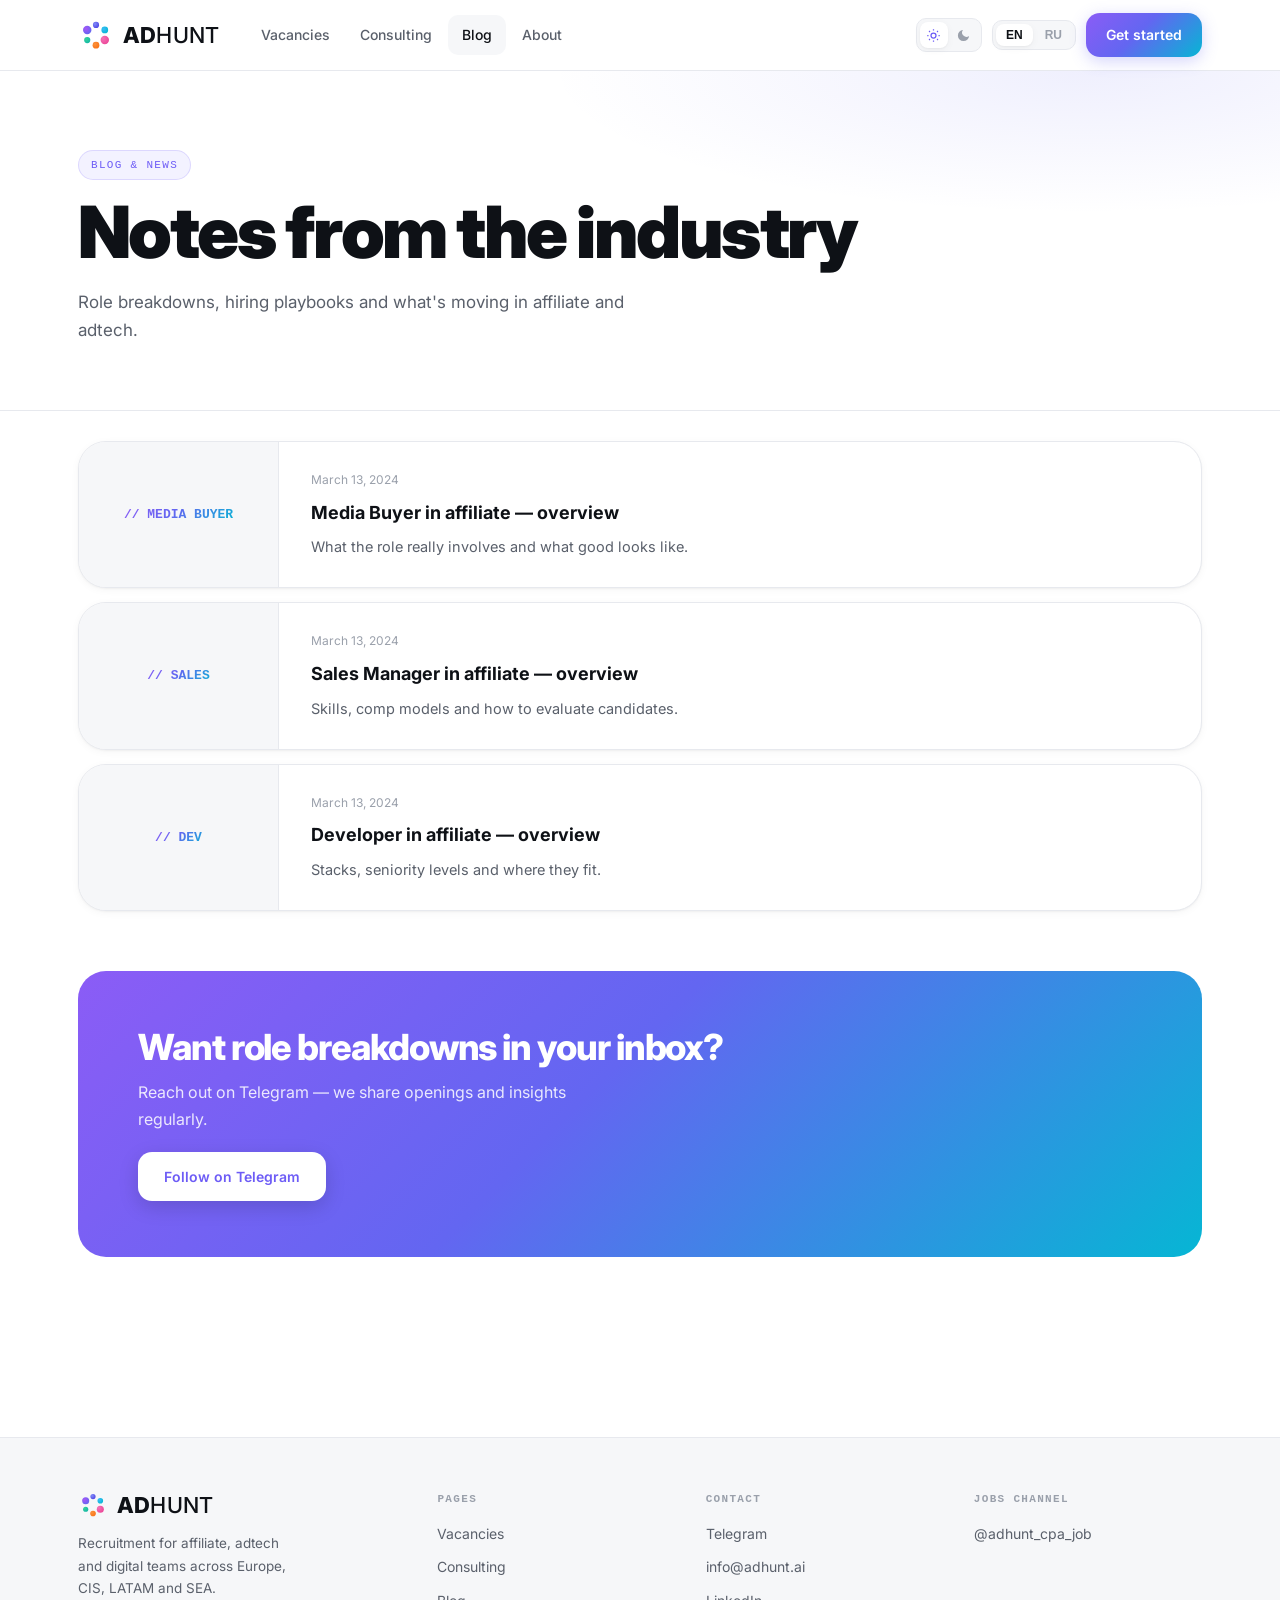
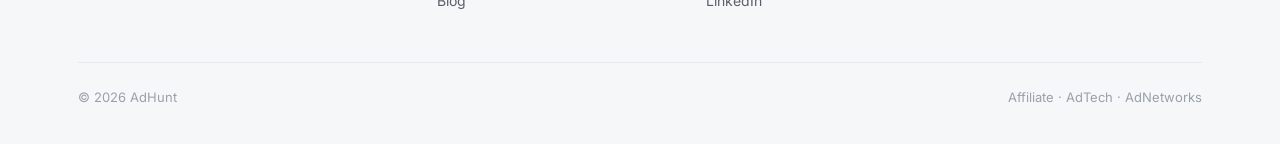
<file: blog.html>
<!DOCTYPE html>
<html lang="en">
<head>
<meta charset="UTF-8">
<meta name="viewport" content="width=device-width, initial-scale=1.0">
<title>Blog — AdHunt</title>
<meta name="description" content="Insights on roles, hiring and the affiliate / adtech industry.">
<link rel="stylesheet" href="assets/style.css">
</head>
<body>

<header>
  <div class="wrap nav">
    <a href="index.html" class="logo"><img src="assets/logo-icon.svg" alt="" class="logo-icon"><span class="logo-text"><span class="logo-ad">AD</span><span class="logo-hunt">HUNT</span></span></a>
    <nav class="nav-links">
      <a href="vacancies.html"><span data-en>Vacancies</span><span data-ru>Вакансии</span></a>
      <a href="consulting.html"><span data-en>Consulting</span><span data-ru>Консалтинг</span></a>
      <a href="blog.html" class="active"><span data-en>Blog</span><span data-ru>Блог</span></a>
      <a href="about.html"><span data-en>About</span><span data-ru>О нас</span></a>
    </nav>
    <div class="nav-right">
      <div class="theme-toggle">
        <button data-theme-set="light" aria-label="Light theme"><svg viewBox="0 0 24 24" fill="none" stroke="currentColor" stroke-width="2"><circle cx="12" cy="12" r="4"/><path d="M12 2v2M12 20v2M4.9 4.9l1.4 1.4M17.7 17.7l1.4 1.4M2 12h2M20 12h2M4.9 19.1l1.4-1.4M17.7 6.3l1.4-1.4"/></svg></button>
        <button data-theme-set="dark" aria-label="Dark theme"><svg viewBox="0 0 24 24" fill="currentColor"><path d="M21 12.8A9 9 0 1 1 11.2 3a7 7 0 0 0 9.8 9.8z"/></svg></button>
      </div>
      <div class="lang"><button data-lang="en">EN</button><button data-lang="ru">RU</button></div>
      <a href="index.html#contact" class="btn btn-primary" style="padding:10px 20px;"><span data-en>Get started</span><span data-ru>Начать</span></a>
      <button class="burger" aria-label="Menu"><span></span><span></span><span></span></button>
    </div>
  </div>
</header>

<section class="page-hero">
  <div class="wrap" data-reveal>
    <span class="eyebrow"><span data-en>Blog &amp; news</span><span data-ru>Блог и новости</span></span>
    <h1><span data-en>Notes from the industry</span><span data-ru>Заметки из индустрии</span></h1>
    <p><span data-en>Role breakdowns, hiring playbooks and what's moving in affiliate and adtech.</span><span data-ru>Разборы ролей, плейбуки по найму и что происходит в affiliate и adtech.</span></p>
  </div>
</section>

<section class="section" style="padding-top:30px;">
  <div class="wrap">
    <div class="posts">
      <a href="#" class="post" data-reveal>
        <div class="thumb"><span>// MEDIA BUYER</span></div>
        <div class="body">
          <div class="date">March 13, 2024</div>
          <h3><span data-en>Media Buyer in affiliate — overview</span><span data-ru>Media Buyer в affiliate — обзор</span></h3>
          <p style="color:var(--txt-dim);font-size:14.5px;"><span data-en>What the role really involves and what good looks like.</span><span data-ru>Чем на самом деле занимается роль и как выглядит сильный кандидат.</span></p>
        </div>
      </a>
      <a href="#" class="post" data-reveal>
        <div class="thumb"><span>// SALES</span></div>
        <div class="body">
          <div class="date">March 13, 2024</div>
          <h3><span data-en>Sales Manager in affiliate — overview</span><span data-ru>Менеджер по продажам в affiliate — обзор</span></h3>
          <p style="color:var(--txt-dim);font-size:14.5px;"><span data-en>Skills, comp models and how to evaluate candidates.</span><span data-ru>Навыки, модели оплаты и как оценивать кандидатов.</span></p>
        </div>
      </a>
      <a href="#" class="post" data-reveal>
        <div class="thumb"><span>// DEV</span></div>
        <div class="body">
          <div class="date">March 13, 2024</div>
          <h3><span data-en>Developer in affiliate — overview</span><span data-ru>Разработчик в affiliate — обзор</span></h3>
          <p style="color:var(--txt-dim);font-size:14.5px;"><span data-en>Stacks, seniority levels and where they fit.</span><span data-ru>Стек, уровни и где они применяются.</span></p>
        </div>
      </a>
    </div>

    <div class="cta-band" data-reveal style="margin-top:60px;">
      <h2><span data-en>Want role breakdowns in your inbox?</span><span data-ru>Хотите разборы ролей на почту?</span></h2>
      <p><span data-en>Reach out on Telegram — we share openings and insights regularly.</span><span data-ru>Напишите в Telegram — регулярно делимся вакансиями и инсайтами.</span></p>
      <a href="https://t.me/adhunt_cpa_job" target="_blank" class="btn btn-primary"><span data-en>Follow on Telegram</span><span data-ru>Подписаться в Telegram</span></a>
    </div>
  </div>
</section>

<div id="footer"></div>
<script src="assets/app.js"></script>
<script src="assets/footer.js"></script>
</body>
</html>
</file>
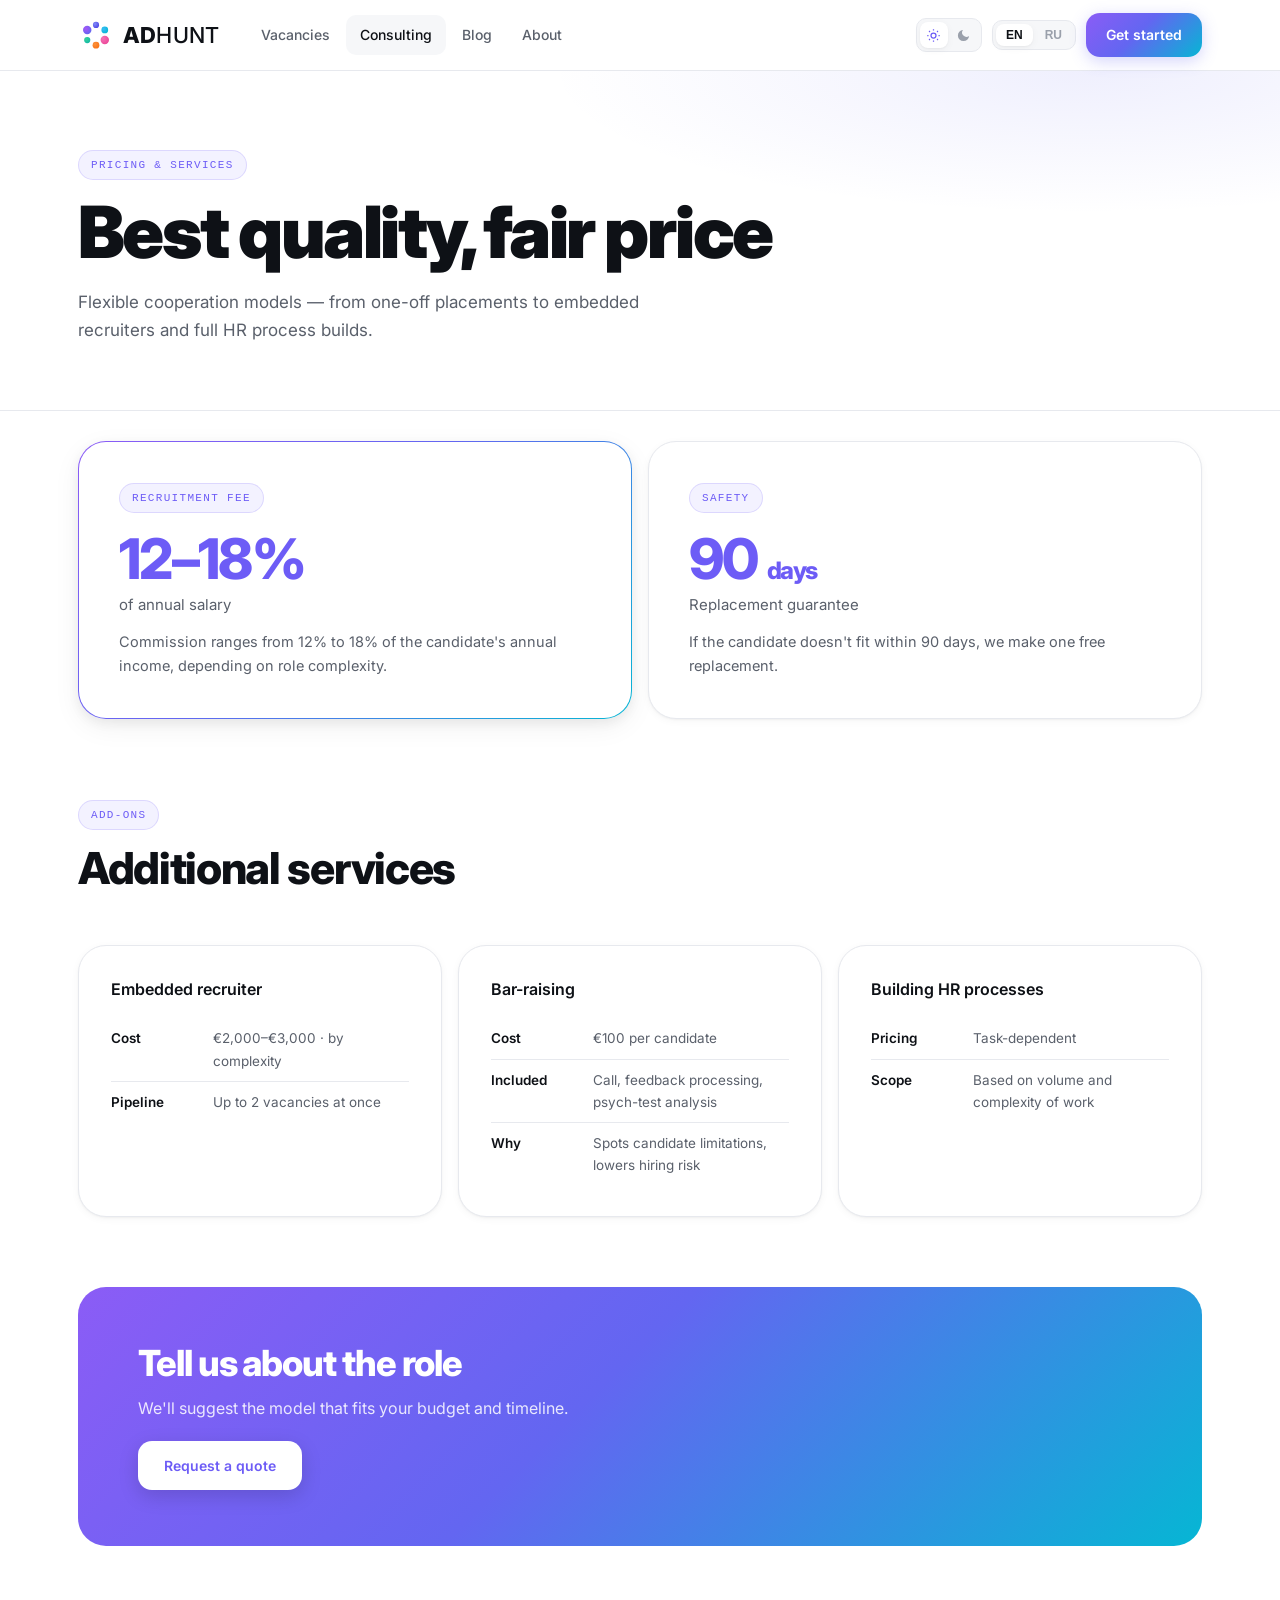
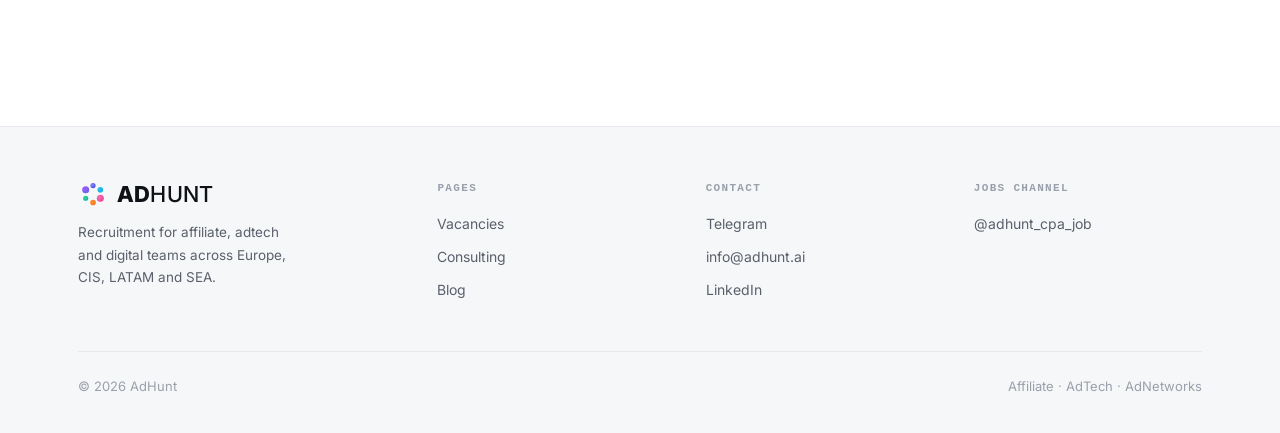
<file: consulting.html>
<!DOCTYPE html>
<html lang="en">
<head>
<meta charset="UTF-8">
<meta name="viewport" content="width=device-width, initial-scale=1.0">
<title>Consulting — AdHunt</title>
<meta name="description" content="Pricing and HR consulting services: recruitment, embedded recruiter, bar-raising, HR process building.">
<link rel="stylesheet" href="assets/style.css">
</head>
<body>

<header>
  <div class="wrap nav">
    <a href="index.html" class="logo"><img src="assets/logo-icon.svg" alt="" class="logo-icon"><span class="logo-text"><span class="logo-ad">AD</span><span class="logo-hunt">HUNT</span></span></a>
    <nav class="nav-links">
      <a href="vacancies.html"><span data-en>Vacancies</span><span data-ru>Вакансии</span></a>
      <a href="consulting.html" class="active"><span data-en>Consulting</span><span data-ru>Консалтинг</span></a>
      <a href="blog.html"><span data-en>Blog</span><span data-ru>Блог</span></a>
      <a href="about.html"><span data-en>About</span><span data-ru>О нас</span></a>
    </nav>
    <div class="nav-right">
      <div class="theme-toggle">
        <button data-theme-set="light" aria-label="Light theme"><svg viewBox="0 0 24 24" fill="none" stroke="currentColor" stroke-width="2"><circle cx="12" cy="12" r="4"/><path d="M12 2v2M12 20v2M4.9 4.9l1.4 1.4M17.7 17.7l1.4 1.4M2 12h2M20 12h2M4.9 19.1l1.4-1.4M17.7 6.3l1.4-1.4"/></svg></button>
        <button data-theme-set="dark" aria-label="Dark theme"><svg viewBox="0 0 24 24" fill="currentColor"><path d="M21 12.8A9 9 0 1 1 11.2 3a7 7 0 0 0 9.8 9.8z"/></svg></button>
      </div>
      <div class="lang"><button data-lang="en">EN</button><button data-lang="ru">RU</button></div>
      <a href="index.html#contact" class="btn btn-primary" style="padding:10px 20px;"><span data-en>Get started</span><span data-ru>Начать</span></a>
      <button class="burger" aria-label="Menu"><span></span><span></span><span></span></button>
    </div>
  </div>
</header>

<section class="page-hero">
  <div class="wrap" data-reveal>
    <span class="eyebrow"><span data-en>Pricing &amp; services</span><span data-ru>Цены и услуги</span></span>
    <h1><span data-en>Best quality, fair price</span><span data-ru>Лучшее качество за честную цену</span></h1>
    <p><span data-en>Flexible cooperation models — from one-off placements to embedded recruiters and full HR process builds.</span><span data-ru>Гибкие модели сотрудничества — от разовых закрытий до встроенного рекрутера и построения HR-процессов с нуля.</span></p>
  </div>
</section>

<section class="section" style="padding-top:30px;">
  <div class="wrap">
    <div class="price-grid">
      <div class="price feature" data-reveal>
        <span class="eyebrow"><span data-en>Recruitment fee</span><span data-ru>Гонорар за подбор</span></span>
        <div class="big" style="margin:18px 0 6px;"><span>12–18%</span></div>
        <h3><span data-en>of annual salary</span><span data-ru>от годовой зарплаты</span></h3>
        <p><span data-en>Commission ranges from 12% to 18% of the candidate's annual income, depending on role complexity.</span><span data-ru>Комиссия от 12% до 18% от годового дохода кандидата, в зависимости от сложности роли.</span></p>
      </div>
      <div class="price" data-reveal>
        <span class="eyebrow"><span data-en>Safety</span><span data-ru>Гарантия</span></span>
        <div class="big" style="margin:18px 0 6px;">90 <span data-en style="font-size:24px;">days</span><span data-ru style="font-size:24px;">дней</span></div>
        <h3><span data-en>Replacement guarantee</span><span data-ru>Гарантия замены</span></h3>
        <p><span data-en>If the candidate doesn't fit within 90 days, we make one free replacement.</span><span data-ru>Если кандидат не подойдёт в течение 90 дней, мы делаем одну бесплатную замену.</span></p>
      </div>
    </div>

    <div class="section-head" data-reveal style="margin-top:80px;">
      <span class="eyebrow"><span data-en>Add-ons</span><span data-ru>Дополнительно</span></span>
      <h2><span data-en>Additional services</span><span data-ru>Дополнительные услуги</span></h2>
    </div>

    <div class="cards">
      <div class="svc" data-reveal>
        <h4><span data-en>Embedded recruiter</span><span data-ru>Рекрутер с имплантом</span></h4>
        <div class="row"><b><span data-en>Cost</span><span data-ru>Стоимость</span></b><span>€2,000–€3,000<span data-en> · by complexity</span><span data-ru> · по сложности</span></span></div>
        <div class="row"><b><span data-en>Pipeline</span><span data-ru>Пайплайн</span></b><span data-en>Up to 2 vacancies at once</span><span data-ru>До 2 вакансий одновременно</span></div>
      </div>
      <div class="svc" data-reveal>
        <h4>Bar-raising</h4>
        <div class="row"><b><span data-en>Cost</span><span data-ru>Стоимость</span></b><span data-en>€100 per candidate</span><span data-ru>€100 за кандидата</span></div>
        <div class="row"><b><span data-en>Included</span><span data-ru>Включено</span></b><span data-en>Call, feedback processing, psych-test analysis</span><span data-ru>Звонок, обработка фидбэка, анализ психотеста</span></div>
        <div class="row"><b><span data-en>Why</span><span data-ru>Зачем</span></b><span data-en>Spots candidate limitations, lowers hiring risk</span><span data-ru>Выявляет ограничения кандидата, снижает риск ошибки</span></div>
      </div>
      <div class="svc" data-reveal>
        <h4><span data-en>Building HR processes</span><span data-ru>Построение HR-процессов</span></h4>
        <div class="row"><b><span data-en>Pricing</span><span data-ru>Цена</span></b><span data-en>Task-dependent</span><span data-ru>Зависит от задачи</span></div>
        <div class="row"><b><span data-en>Scope</span><span data-ru>Объём</span></b><span data-en>Based on volume and complexity of work</span><span data-ru>Исходя из объёма и сложности работ</span></div>
      </div>
    </div>

    <div class="cta-band" data-reveal style="margin-top:70px;">
      <h2><span data-en>Tell us about the role</span><span data-ru>Расскажите о вакансии</span></h2>
      <p><span data-en>We'll suggest the model that fits your budget and timeline.</span><span data-ru>Подберём модель под ваш бюджет и сроки.</span></p>
      <a href="index.html#contact" class="btn btn-primary"><span data-en>Request a quote</span><span data-ru>Запросить расчёт</span></a>
    </div>
  </div>
</section>

<div id="footer"></div>
<script src="assets/app.js"></script>
<script src="assets/footer.js"></script>
</body>
</html>
</file>
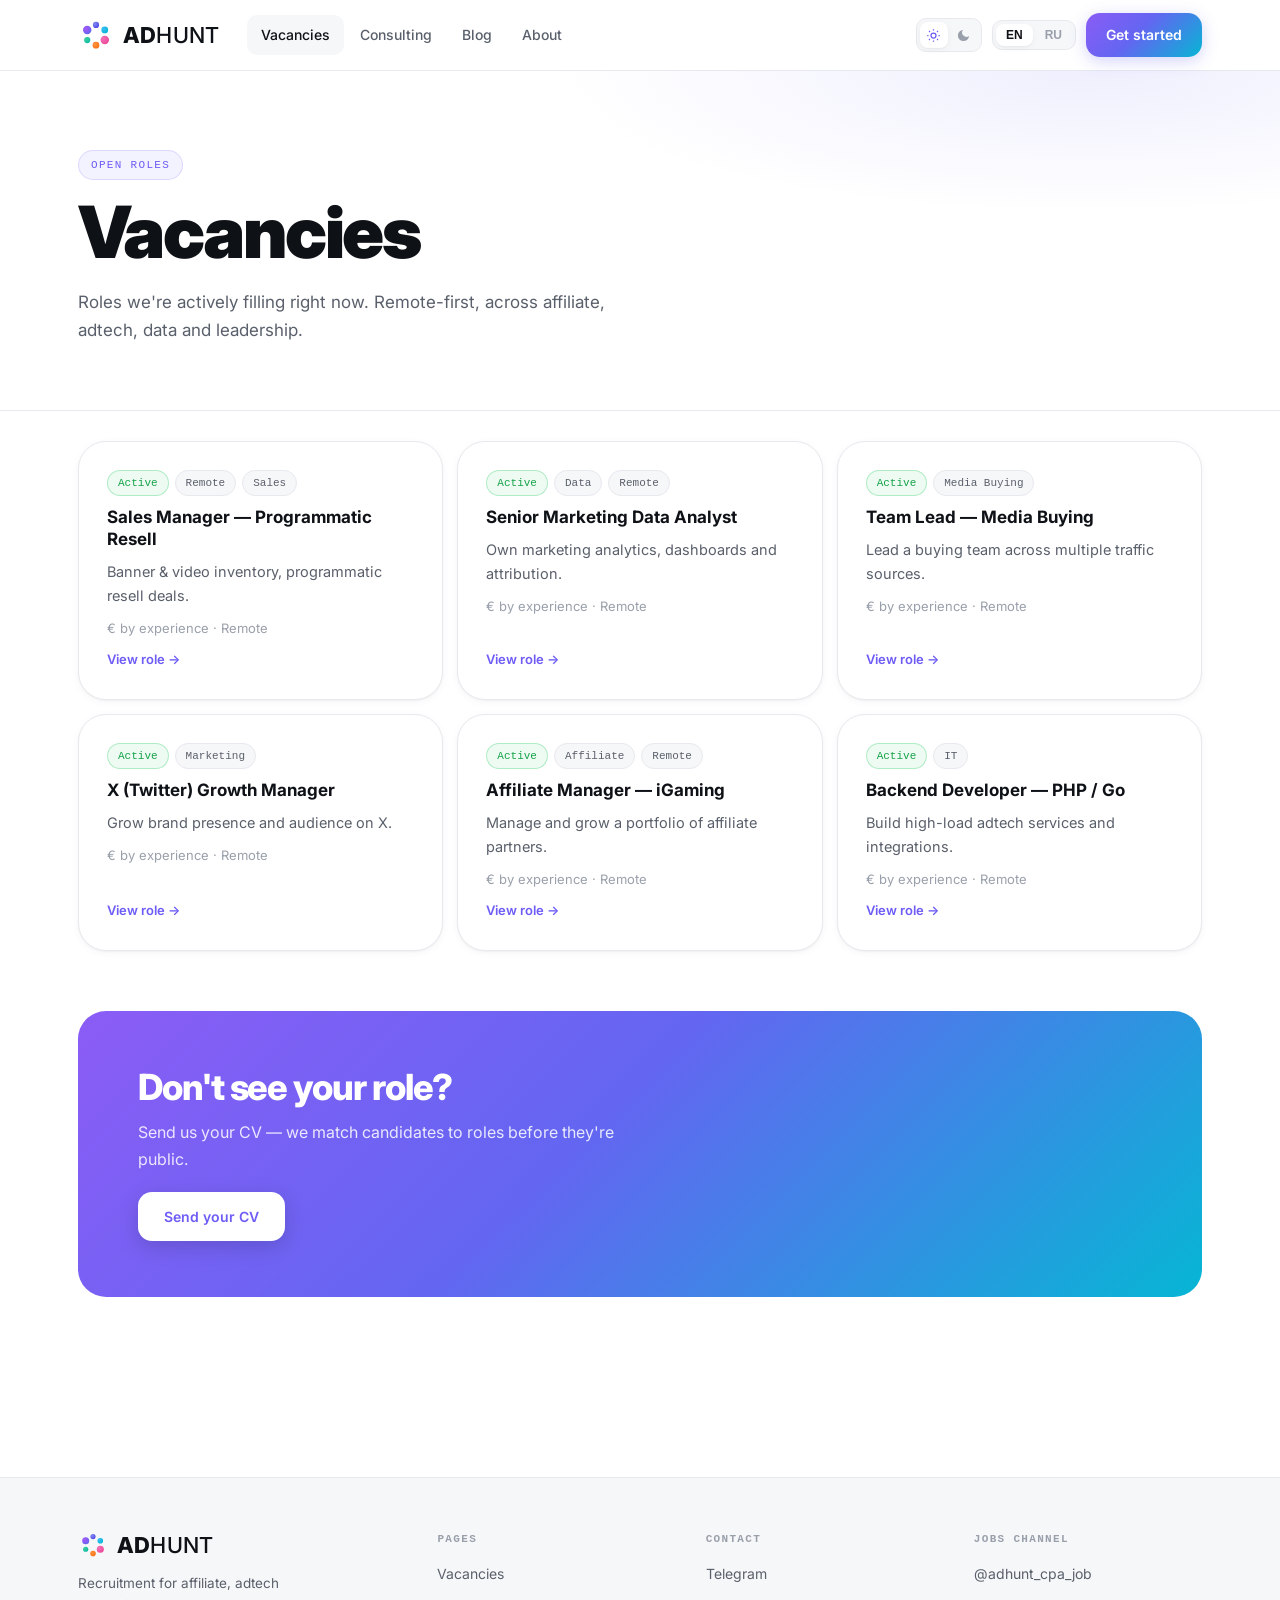
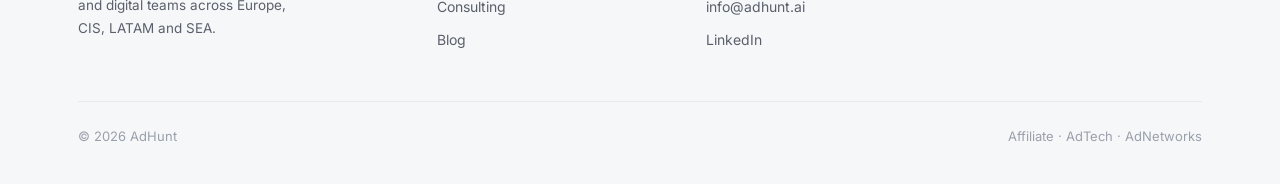
<file: vacancies.html>
<!DOCTYPE html>
<html lang="en">
<head>
<meta charset="UTF-8">
<meta name="viewport" content="width=device-width, initial-scale=1.0">
<title>Vacancies — AdHunt</title>
<meta name="description" content="Open vacancies in affiliate marketing, adtech, media buying and data.">
<link rel="stylesheet" href="assets/style.css">
</head>
<body>

<header>
  <div class="wrap nav">
    <a href="index.html" class="logo"><img src="assets/logo-icon.svg" alt="" class="logo-icon"><span class="logo-text"><span class="logo-ad">AD</span><span class="logo-hunt">HUNT</span></span></a>
    <nav class="nav-links">
      <a href="vacancies.html" class="active"><span data-en>Vacancies</span><span data-ru>Вакансии</span></a>
      <a href="consulting.html"><span data-en>Consulting</span><span data-ru>Консалтинг</span></a>
      <a href="blog.html"><span data-en>Blog</span><span data-ru>Блог</span></a>
      <a href="about.html"><span data-en>About</span><span data-ru>О нас</span></a>
    </nav>
    <div class="nav-right">
      <div class="theme-toggle">
        <button data-theme-set="light" aria-label="Light theme"><svg viewBox="0 0 24 24" fill="none" stroke="currentColor" stroke-width="2"><circle cx="12" cy="12" r="4"/><path d="M12 2v2M12 20v2M4.9 4.9l1.4 1.4M17.7 17.7l1.4 1.4M2 12h2M20 12h2M4.9 19.1l1.4-1.4M17.7 6.3l1.4-1.4"/></svg></button>
        <button data-theme-set="dark" aria-label="Dark theme"><svg viewBox="0 0 24 24" fill="currentColor"><path d="M21 12.8A9 9 0 1 1 11.2 3a7 7 0 0 0 9.8 9.8z"/></svg></button>
      </div>
      <div class="lang"><button data-lang="en">EN</button><button data-lang="ru">RU</button></div>
      <a href="index.html#contact" class="btn btn-primary" style="padding:10px 20px;"><span data-en>Get started</span><span data-ru>Начать</span></a>
      <button class="burger" aria-label="Menu"><span></span><span></span><span></span></button>
    </div>
  </div>
</header>

<section class="page-hero">
  <div class="wrap" data-reveal>
    <span class="eyebrow"><span data-en>Open roles</span><span data-ru>Открытые роли</span></span>
    <h1><span data-en>Vacancies</span><span data-ru>Вакансии</span></h1>
    <p><span data-en>Roles we're actively filling right now. Remote-first, across affiliate, adtech, data and leadership.</span><span data-ru>Роли, которые мы закрываем прямо сейчас. Преимущественно удалённо — affiliate, adtech, данные и руководство.</span></p>
  </div>
</section>

<section class="section" style="padding-top:30px;">
  <div class="wrap">
    <div class="vacs">
      <a href="#" class="vac" data-reveal>
        <div class="tags"><span class="tag-pill live">Active</span><span class="tag-pill">Remote</span><span class="tag-pill">Sales</span></div>
        <h3>Sales Manager — Programmatic Resell</h3>
        <p style="color:var(--txt-dim);font-size:14.5px;"><span data-en>Banner &amp; video inventory, programmatic resell deals.</span><span data-ru>Banner &amp; video инвентарь, programmatic resell сделки.</span></p>
        <div class="meta">€ by experience · Remote</div>
        <span class="go"><span data-en>View role →</span><span data-ru>Открыть →</span></span>
      </a>
      <a href="#" class="vac" data-reveal>
        <div class="tags"><span class="tag-pill live">Active</span><span class="tag-pill">Data</span><span class="tag-pill">Remote</span></div>
        <h3>Senior Marketing Data Analyst</h3>
        <p style="color:var(--txt-dim);font-size:14.5px;"><span data-en>Own marketing analytics, dashboards and attribution.</span><span data-ru>Маркетинговая аналитика, дашборды и атрибуция.</span></p>
        <div class="meta">€ by experience · Remote</div>
        <span class="go"><span data-en>View role →</span><span data-ru>Открыть →</span></span>
      </a>
      <a href="#" class="vac" data-reveal>
        <div class="tags"><span class="tag-pill live">Active</span><span class="tag-pill">Media Buying</span></div>
        <h3>Team Lead — Media Buying</h3>
        <p style="color:var(--txt-dim);font-size:14.5px;"><span data-en>Lead a buying team across multiple traffic sources.</span><span data-ru>Руководство командой байеров по нескольким источникам трафика.</span></p>
        <div class="meta">€ by experience · Remote</div>
        <span class="go"><span data-en>View role →</span><span data-ru>Открыть →</span></span>
      </a>
      <a href="#" class="vac" data-reveal>
        <div class="tags"><span class="tag-pill live">Active</span><span class="tag-pill">Marketing</span></div>
        <h3>X (Twitter) Growth Manager</h3>
        <p style="color:var(--txt-dim);font-size:14.5px;"><span data-en>Grow brand presence and audience on X.</span><span data-ru>Развитие бренда и аудитории в X.</span></p>
        <div class="meta">€ by experience · Remote</div>
        <span class="go"><span data-en>View role →</span><span data-ru>Открыть →</span></span>
      </a>
      <a href="#" class="vac" data-reveal>
        <div class="tags"><span class="tag-pill live">Active</span><span class="tag-pill">Affiliate</span><span class="tag-pill">Remote</span></div>
        <h3>Affiliate Manager — iGaming</h3>
        <p style="color:var(--txt-dim);font-size:14.5px;"><span data-en>Manage and grow a portfolio of affiliate partners.</span><span data-ru>Управление и развитие портфеля affiliate-партнёров.</span></p>
        <div class="meta">€ by experience · Remote</div>
        <span class="go"><span data-en>View role →</span><span data-ru>Открыть →</span></span>
      </a>
      <a href="#" class="vac" data-reveal>
        <div class="tags"><span class="tag-pill live">Active</span><span class="tag-pill">IT</span></div>
        <h3>Backend Developer — PHP / Go</h3>
        <p style="color:var(--txt-dim);font-size:14.5px;"><span data-en>Build high-load adtech services and integrations.</span><span data-ru>Разработка high-load adtech-сервисов и интеграций.</span></p>
        <div class="meta">€ by experience · Remote</div>
        <span class="go"><span data-en>View role →</span><span data-ru>Открыть →</span></span>
      </a>
    </div>

    <div class="cta-band" data-reveal style="margin-top:60px;">
      <h2><span data-en>Don't see your role?</span><span data-ru>Не нашли свою роль?</span></h2>
      <p><span data-en>Send us your CV — we match candidates to roles before they're public.</span><span data-ru>Пришлите резюме — мы подбираем кандидатов на роли ещё до их публикации.</span></p>
      <a href="index.html#contact" class="btn btn-primary"><span data-en>Send your CV</span><span data-ru>Отправить резюме</span></a>
    </div>
  </div>
</section>

<div id="footer"></div>
<script src="assets/app.js"></script>
<script src="assets/footer.js"></script>
</body>
</html>
</file>
<file: assets/style.css>
/* ── Google Fonts ── */
@import url('https://fonts.googleapis.com/css2?family=Inter:wght@400;500;600;700;800;900&display=swap');

/* ── Reset ── */
*, *::before, *::after { box-sizing: border-box; margin: 0; padding: 0; }

/* ── Variables — LIGHT THEME ── */
:root {
  --bg:       #ffffff;
  --bg-soft:  #f6f7f9;   /* light gray section background */
  --bg-card:  #ffffff;
  --border:   #e7e9ee;
  --border2:  #d9dce3;

  /* Brand gradient stops */
  --c-purple: #8b5cf6;
  --c-blue:   #6366f1;
  --c-cyan:   #06b6d4;
  --c-teal:   #14b8a6;
  --c-orange: #f97316;
  --c-pink:   #ec4899;
  --accent:   #6d5cf6;   /* primary solid accent (indigo) */

  --grad-main: linear-gradient(135deg, #8b5cf6 0%, #6366f1 45%, #06b6d4 100%);
  --grad-text: linear-gradient(95deg, #7c3aed, #6366f1, #0891b2);

  --txt:      #0e1116;
  --txt-dim:  #5a606b;
  --txt-mute: #9aa0ab;

  --title-font: 'Inter', system-ui, sans-serif;
  --base-font:  'Inter', system-ui, sans-serif;
  --mono:       'JetBrains Mono', 'Fira Code', monospace;

  --r-sm: 10px;
  --r-md: 14px;
  --r-lg: 20px;
  --r-xl: 28px;

  --shadow-sm: 0 1px 2px rgba(16,17,22,.04), 0 2px 8px rgba(16,17,22,.04);
  --shadow-md: 0 4px 12px rgba(16,17,22,.06), 0 8px 28px rgba(16,17,22,.06);
  --shadow-lg: 0 12px 40px rgba(16,17,22,.10);

  --header-bg: rgba(255,255,255,.82);
  --glass-bg:  rgba(255,255,255,.94);
}

/* ── Dark theme overrides ── */
html[data-theme="dark"] {
  --bg:       #0c0c10;
  --bg-soft:  #131319;
  --bg-card:  #15151c;
  --border:   rgba(255,255,255,.09);
  --border2:  rgba(255,255,255,.15);
  --accent:   #8b7cf6;

  --txt:      #f1f1f6;
  --txt-dim:  rgba(241,241,246,.60);
  --txt-mute: rgba(241,241,246,.38);

  --shadow-sm: 0 1px 2px rgba(0,0,0,.3), 0 2px 8px rgba(0,0,0,.25);
  --shadow-md: 0 4px 14px rgba(0,0,0,.35), 0 10px 30px rgba(0,0,0,.30);
  --shadow-lg: 0 16px 50px rgba(0,0,0,.45);

  --header-bg: rgba(12,12,16,.82);
  --glass-bg:  rgba(21,21,28,.94);
}
html[data-theme="dark"] .logo-ad   { color: #fff; }
html[data-theme="dark"] .logo-hunt { color: #fff; }
html[data-theme="dark"] .hero-bg span { opacity: .22; }
html[data-theme="dark"] .eyebrow { background: rgba(139,124,246,.14); border-color: rgba(139,124,246,.3); color: #a99cff; }

/* ── Base ── */
html { scroll-behavior: smooth; transition: background .25s ease; }
body {
  background: var(--bg);
  color: var(--txt);
  font-family: var(--base-font);
  font-size: 16px;
  line-height: 1.65;
  -webkit-font-smoothing: antialiased;
  overflow-x: hidden;
}
a { color: inherit; text-decoration: none; }
img { display: block; max-width: 100%; }
ul { list-style: none; }

/* ── Typography ── */
h1 {
  font-family: var(--title-font);
  font-size: clamp(40px, 6vw, 72px);
  font-weight: 900;
  line-height: 1.05;
  letter-spacing: -0.035em;
}
h2 {
  font-family: var(--title-font);
  font-size: clamp(28px, 3.6vw, 44px);
  font-weight: 800;
  line-height: 1.12;
  letter-spacing: -0.03em;
}
h3 { font-size: 18px; font-weight: 700; }
h4 { font-size: 15px; font-weight: 600; }

.grad-text {
  background: var(--grad-text);
  background-size: 100%;
  -webkit-background-clip: text;
  -webkit-text-fill-color: transparent;
  background-clip: text;
}

/* ── Eyebrow ── */
.eyebrow {
  display: inline-flex;
  align-items: center;
  gap: 8px;
  font-size: 11px;
  font-family: var(--mono);
  letter-spacing: 0.12em;
  text-transform: uppercase;
  color: var(--accent);
  background: rgba(109,92,246,.08);
  border: 1px solid rgba(109,92,246,.18);
  padding: 5px 12px;
  border-radius: 20px;
}

/* ── Layout ── */
.wrap { max-width: 1180px; margin: 0 auto; padding: 0 28px; }
.section { padding: 90px 0; }
.section-head { max-width: 660px; margin-bottom: 52px; }
.section-head h2 { margin: 14px 0 16px; }
.section-head p { color: var(--txt-dim); font-size: 17px; }

/* ── Header ── */
header {
  position: sticky;
  top: 0;
  z-index: 100;
  background: var(--header-bg);
  backdrop-filter: blur(20px);
  -webkit-backdrop-filter: blur(20px);
  border-bottom: 1px solid var(--border);
}
.nav { display: flex; align-items: center; gap: 28px; height: 70px; }

.logo { flex-shrink: 0; display: flex; align-items: center; gap: 9px; }
.logo-icon { height: 36px; width: auto; display: block; }
.logo-text {
  font-family: var(--title-font);
  font-size: 22px;
  letter-spacing: 0.01em;
  line-height: 1;
}
.logo-ad   { color: var(--txt); font-weight: 800; }
.logo-hunt { color: var(--txt); font-weight: 500; }

.nav-links { display: flex; gap: 2px; flex: 1; }
.nav-links a {
  font-size: 14px;
  font-weight: 500;
  color: var(--txt-dim);
  padding: 8px 14px;
  border-radius: var(--r-sm);
  transition: color .2s, background .2s;
}
.nav-links a:hover,
.nav-links a.active { color: var(--txt); background: var(--bg-soft); }

.nav-right { display: flex; align-items: center; gap: 10px; margin-left: auto; }

/* Lang */
.lang {
  display: flex;
  gap: 2px;
  background: var(--bg-soft);
  border: 1px solid var(--border);
  border-radius: var(--r-sm);
  padding: 3px;
}
.lang button {
  background: none; border: none;
  color: var(--txt-mute);
  font-size: 12px; font-weight: 600;
  padding: 4px 10px;
  border-radius: 8px;
  cursor: pointer;
  transition: background .15s, color .15s;
}
.lang button.active,
.lang button:hover { background: var(--bg-card); color: var(--txt); box-shadow: var(--shadow-sm); }

/* Theme toggle */
.theme-toggle {
  display: flex;
  background: var(--bg-soft);
  border: 1px solid var(--border);
  border-radius: var(--r-sm);
  padding: 3px;
  gap: 2px;
}
.theme-toggle button {
  background: none; border: none;
  color: var(--txt-mute);
  width: 28px; height: 26px;
  display: flex; align-items: center; justify-content: center;
  border-radius: 8px; cursor: pointer;
  transition: background .15s, color .15s;
}
.theme-toggle button svg { width: 15px; height: 15px; }
.theme-toggle button.active { background: var(--bg-card); color: var(--accent); box-shadow: var(--shadow-sm); }

/* Burger */
.burger {
  display: none; flex-direction: column;
  justify-content: center; gap: 5px;
  background: none; border: none; padding: 6px; cursor: pointer;
}
.burger span { display: block; width: 22px; height: 2px; background: var(--txt); border-radius: 2px; transition: transform .25s, opacity .25s; }

/* Mobile nav */
.mobile-nav {
  display: none; position: fixed; inset: 70px 0 0;
  background: var(--bg); z-index: 99;
  padding: 24px 28px; flex-direction: column; gap: 4px;
  border-top: 1px solid var(--border);
}
.mobile-nav.open { display: flex; }
.mobile-nav a { font-size: 17px; font-weight: 500; color: var(--txt); padding: 14px 0; border-bottom: 1px solid var(--border); }
.mobile-nav a.btn-primary { color: #fff; margin-top: 18px; padding: 14px 22px; border-bottom: none; justify-content: center; }

/* ── Buttons ── */
.btn {
  display: inline-flex; align-items: center; gap: 8px;
  font-size: 14px; font-weight: 600; font-family: var(--base-font);
  padding: 13px 26px; border-radius: var(--r-md);
  border: none; cursor: pointer;
  transition: all .2s ease; white-space: nowrap;
}
.btn:hover { transform: translateY(-1px); }
.btn svg { width: 16px; height: 16px; flex-shrink: 0; }

.btn-primary {
  background: var(--grad-main);
  color: #fff;
  box-shadow: 0 4px 16px rgba(99,102,241,.28);
}
.btn-primary:hover { box-shadow: 0 8px 26px rgba(99,102,241,.4); }

.btn-ghost {
  background: var(--bg-card);
  color: var(--txt);
  border: 1px solid var(--border2);
  box-shadow: var(--shadow-sm);
}
.btn-ghost:hover { border-color: var(--txt-mute); }

/* ── HERO ── */
.hero {
  position: relative;
  padding: 100px 0 90px;
  overflow: hidden;
  background:
    radial-gradient(ellipse 60% 50% at 15% 0%, rgba(139,92,246,.10), transparent 70%),
    radial-gradient(ellipse 50% 50% at 90% 10%, rgba(6,182,212,.08), transparent 70%),
    var(--bg);
}
.hero-bg { position: absolute; inset: 0; pointer-events: none; overflow: hidden; }
.hero-bg span {
  position: absolute; border-radius: 50%;
  filter: blur(90px); opacity: .35;
}
.hero-bg .b1 { width: 520px; height: 520px; background: radial-gradient(circle, #c4b5fd, transparent 70%); top: -180px; left: -80px; animation: drift1 22s ease-in-out infinite; }
.hero-bg .b2 { width: 460px; height: 460px; background: radial-gradient(circle, #a5f3fc, transparent 70%); top: -120px; right: 8%; animation: drift2 26s ease-in-out infinite; }
.hero-bg .b3 { width: 360px; height: 360px; background: radial-gradient(circle, #fed7aa, transparent 70%); bottom: -140px; right: -60px; opacity: .3; animation: drift3 30s ease-in-out infinite; }
.hero-bg .b4 { display: none; }

@keyframes drift1 { 0%,100%{transform:translate(0,0)} 50%{transform:translate(50px,40px)} }
@keyframes drift2 { 0%,100%{transform:translate(0,0)} 50%{transform:translate(-60px,40px)} }
@keyframes drift3 { 0%,100%{transform:translate(0,0) scale(1)} 50%{transform:translate(-50px,-30px) scale(1.1)} }

.hero-grid {
  position: relative;
  display: grid;
  grid-template-columns: 1fr 420px;
  gap: 56px;
  align-items: center;
}

/* Accent word in hero headline — editorial underline, not rainbow */
.hero-accent {
  position: relative;
  white-space: nowrap;
  color: var(--accent);
}
.hero-accent::after {
  content: '';
  position: absolute;
  left: 0; right: 0; bottom: 0.08em;
  height: 0.16em;
  background: linear-gradient(90deg, rgba(109,92,246,.25), rgba(6,182,212,.25));
  border-radius: 4px;
  z-index: -1;
}

/* Hero request form card */
.hero-form-card {
  background: var(--bg-card);
  border: 1px solid var(--border);
  border-radius: var(--r-xl);
  padding: 32px;
  box-shadow: var(--shadow-lg);
}
.hero-form-title { font-family: var(--base-font); font-size: 21px; font-weight: 700; letter-spacing: -0.01em; }
.hero-form-sub { color: var(--txt-dim); font-size: 14px; margin: 8px 0 22px; }
.hero-form-card form { gap: 12px; }
.hero-form-note { font-size: 12px; color: var(--txt-mute); margin-top: 4px; text-align: center; }

.hero-label {
  display: inline-flex; align-items: center; gap: 8px;
  font-size: 12px; font-family: var(--mono);
  color: var(--txt-dim);
  background: var(--bg-card);
  border: 1px solid var(--border);
  padding: 6px 14px 6px 10px;
  border-radius: 20px;
  margin-bottom: 28px;
  box-shadow: var(--shadow-sm);
}
.hero-label .dot-live { width: 7px; height: 7px; background: #22c55e; border-radius: 50%; box-shadow: 0 0 0 3px rgba(34,197,94,.18); flex-shrink: 0; }

.hero-sub { color: var(--txt-dim); font-size: 18px; max-width: 520px; margin-top: 24px; line-height: 1.6; }
.hero-cta { display: flex; gap: 12px; margin-top: 40px; flex-wrap: wrap; }

.hero-badge-row { display: flex; gap: 20px; margin-top: 40px; flex-wrap: wrap; }
.hero-badge { display: flex; align-items: center; gap: 8px; font-size: 13.5px; color: var(--txt-dim); font-weight: 500; }
.hero-badge svg { color: #22c55e; flex-shrink: 0; }

/* ── Role cards stream ── */
.role-stream { position: relative; height: 480px; overflow: hidden; }
.role-stream::before, .role-stream::after { content: ''; position: absolute; left: 0; right: 0; z-index: 2; pointer-events: none; }
.role-stream::before { top: 0; height: 70px; background: linear-gradient(to bottom, var(--bg), transparent); }
.role-stream::after  { bottom: 0; height: 110px; background: linear-gradient(to top, var(--bg), transparent); }

.role-col { position: absolute; top: 0; display: flex; flex-direction: column; gap: 12px; animation: scrollUp linear infinite; }
.role-col:nth-child(1) { left: 0;     width: 210px; animation-duration: 32s; }
.role-col:nth-child(2) { left: 222px; width: 230px; animation-duration: 40s; animation-delay: -14s; }
@keyframes scrollUp { 0%{transform:translateY(0)} 100%{transform:translateY(-50%)} }

.role-card {
  background: var(--bg-card);
  border: 1px solid var(--border);
  border-radius: var(--r-lg);
  padding: 16px 18px;
  box-shadow: var(--shadow-sm);
  flex-shrink: 0;
}
.role-card .rc-tag { font-size: 10px; font-family: var(--mono); color: var(--txt-mute); margin-bottom: 6px; text-transform: uppercase; letter-spacing: .08em; }
.role-card .rc-title { font-size: 14px; font-weight: 600; line-height: 1.3; color: var(--txt); }
.role-card .rc-meta { display: flex; align-items: center; gap: 6px; margin-top: 8px; font-size: 12px; color: var(--txt-mute); }
.rc-dot { width: 8px; height: 8px; border-radius: 50%; flex-shrink: 0; }

.role-card.featured {
  border-color: transparent;
  background:
    linear-gradient(var(--bg-card), var(--bg-card)) padding-box,
    var(--grad-main) border-box;
  box-shadow: var(--shadow-md);
}
.role-card.featured .rc-title { background: var(--grad-text); -webkit-background-clip: text; -webkit-text-fill-color: transparent; background-clip: text; }

/* ── Stats ── */
.stats {
  display: grid; grid-template-columns: repeat(4, 1fr);
  gap: 16px;
}
.stat {
  background: var(--bg-soft);
  border: 1px solid var(--border);
  border-radius: var(--r-xl);
  padding: 34px 30px;
}
.stat .num {
  font-family: var(--base-font);
  font-size: clamp(34px, 4vw, 50px); font-weight: 800; line-height: 1;
  letter-spacing: -0.03em;
  color: var(--txt);
}
.stat .lbl { color: var(--txt-dim); font-size: 13px; margin-top: 8px; }

/* ── Cards ── */
.cards { display: grid; grid-template-columns: repeat(auto-fit, minmax(240px, 1fr)); gap: 16px; }
.card {
  background: var(--bg-card);
  border: 1px solid var(--border);
  border-radius: var(--r-xl);
  padding: 32px;
  box-shadow: var(--shadow-sm);
  transition: border-color .2s, transform .2s, box-shadow .2s;
}
.card:hover { transform: translateY(-3px); box-shadow: var(--shadow-md); border-color: var(--border2); }
.card-icon { width: 44px; height: 44px; border-radius: var(--r-md); display: flex; align-items: center; justify-content: center; margin-bottom: 18px; font-size: 20px; }
.card-icon.purple { background: rgba(139,92,246,.12); }
.card-icon.blue   { background: rgba(99,102,241,.12); }
.card-icon.cyan   { background: rgba(6,182,212,.12); }
.card-icon.teal   { background: rgba(20,184,166,.12); }
.card .ix { font-family: var(--mono); font-size: 11px; color: var(--accent); background: rgba(109,92,246,.08); display: inline-block; padding: 3px 9px; border-radius: 20px; margin-bottom: 16px; }
.card h3 { margin-bottom: 10px; }
.card p { color: var(--txt-dim); font-size: 14.5px; }

/* ── Directions ── */
.dirs { display: grid; grid-template-columns: repeat(auto-fit, minmax(175px, 1fr)); gap: 14px; }
.dir {
  background: var(--bg-card);
  border: 1px solid var(--border);
  border-radius: var(--r-xl);
  padding: 26px 24px;
  box-shadow: var(--shadow-sm);
  transition: transform .2s, box-shadow .2s;
}
.dir:hover { transform: translateY(-2px); box-shadow: var(--shadow-md); }
.dir h3 { font-size: 15px; font-weight: 700; margin-bottom: 12px; }
.dir .k { font-family: var(--mono); color: var(--accent); font-size: 11px; display: block; margin-bottom: 4px; }
.dir li { font-size: 13.5px; color: var(--txt-dim); padding: 6px 0; border-bottom: 1px solid var(--border); }
.dir li:last-child { border-bottom: none; }

/* ── Vacancies ── */
.vacs { display: grid; grid-template-columns: repeat(auto-fit, minmax(300px, 1fr)); gap: 14px; }
.vac {
  display: flex; flex-direction: column; gap: 10px;
  background: var(--bg-card);
  border: 1px solid var(--border);
  border-radius: var(--r-xl);
  padding: 28px;
  box-shadow: var(--shadow-sm);
  transition: border-color .2s, transform .2s, box-shadow .2s;
  cursor: pointer;
}
.vac:hover { transform: translateY(-3px); box-shadow: var(--shadow-md); border-color: var(--border2); }
.tags { display: flex; gap: 6px; flex-wrap: wrap; }
.tag-pill { font-size: 11px; font-family: var(--mono); padding: 3px 10px; border-radius: 20px; background: var(--bg-soft); border: 1px solid var(--border); color: var(--txt-dim); }
.tag-pill.live { border-color: rgba(34,197,94,.3); background: rgba(34,197,94,.08); color: #16a34a; }
.vac h3 { font-size: 17px; line-height: 1.3; }
.meta { font-size: 13px; color: var(--txt-mute); }
.go { font-size: 13px; font-weight: 600; margin-top: auto; color: var(--accent); }

/* ── Contact ── */
.contact-grid {
  display: grid; grid-template-columns: 1fr 1fr; gap: 60px; align-items: start;
  background: var(--bg-soft);
  border: 1px solid var(--border);
  border-radius: var(--r-xl);
  padding: 60px;
}
.contact-links { display: flex; flex-direction: column; gap: 10px; margin-top: 28px; }
.contact-links a {
  display: flex; align-items: center; gap: 12px;
  font-size: 14px; color: var(--txt-dim);
  padding: 14px 18px;
  background: var(--bg-card);
  border: 1px solid var(--border);
  border-radius: var(--r-md);
  transition: border-color .2s, color .2s, box-shadow .2s;
}
.contact-links a:hover { border-color: var(--border2); color: var(--txt); box-shadow: var(--shadow-sm); }
.contact-links .k { font-family: var(--mono); font-size: 11px; color: var(--accent); min-width: 64px; font-weight: 700; }

/* Form */
form { display: flex; flex-direction: column; gap: 14px; }
.field { display: flex; flex-direction: column; gap: 6px; }
.field label { font-size: 13px; font-weight: 500; color: var(--txt-dim); }
.field input, .field textarea {
  background: var(--bg-card);
  border: 1px solid var(--border2);
  border-radius: var(--r-md);
  color: var(--txt);
  font-family: var(--base-font);
  font-size: 15px;
  padding: 13px 16px;
  outline: none;
  transition: border-color .2s, box-shadow .2s;
  resize: vertical;
}
.field textarea { min-height: 100px; }
.field input:focus, .field textarea:focus { border-color: var(--accent); box-shadow: 0 0 0 3px rgba(109,92,246,.12); }
.field input::placeholder, .field textarea::placeholder { color: var(--txt-mute); }

/* ── Page hero (inner pages) ── */
.page-hero {
  position: relative;
  padding: 78px 0 66px;
  border-bottom: 1px solid var(--border);
  overflow: hidden;
  background:
    radial-gradient(ellipse 60% 60% at 85% 0%, rgba(99,102,241,.10), transparent 70%),
    var(--bg);
}
.page-hero h1 { margin: 14px 0 18px; }
.page-hero p { color: var(--txt-dim); font-size: 17px; max-width: 580px; }

/* ── Pricing ── */
.price-grid { display: grid; grid-template-columns: 1fr 1fr; gap: 16px; }
.price {
  background: var(--bg-card);
  border: 1px solid var(--border);
  border-radius: var(--r-xl);
  padding: 40px;
  box-shadow: var(--shadow-sm);
}
.price.feature {
  border-color: transparent;
  background: linear-gradient(var(--bg-card),var(--bg-card)) padding-box, var(--grad-main) border-box;
  box-shadow: var(--shadow-md);
}
.price .big {
  font-family: var(--base-font);
  font-size: clamp(38px, 5vw, 56px); font-weight: 800; line-height: 1;
  letter-spacing: -0.03em;
  margin: 18px 0 6px;
  color: var(--accent);
}
.price h3 { color: var(--txt-dim); font-size: 15px; font-weight: 400; margin-bottom: 12px; }
.price p { color: var(--txt-dim); font-size: 14.5px; }

.svc {
  background: var(--bg-card);
  border: 1px solid var(--border);
  border-radius: var(--r-xl);
  padding: 30px 32px;
  box-shadow: var(--shadow-sm);
}
.svc h4 { font-size: 16px; margin-bottom: 16px; }
.svc .row { display: flex; gap: 12px; font-size: 13.5px; padding: 9px 0; border-bottom: 1px solid var(--border); color: var(--txt-dim); }
.svc .row:last-child { border-bottom: none; }
.svc .row b { color: var(--txt); min-width: 90px; font-weight: 600; }

/* ── Blog ── */
.posts { display: grid; gap: 14px; }
.post {
  display: grid; grid-template-columns: 200px 1fr;
  background: var(--bg-card);
  border: 1px solid var(--border);
  border-radius: var(--r-xl);
  overflow: hidden;
  box-shadow: var(--shadow-sm);
  transition: border-color .2s, transform .2s, box-shadow .2s;
}
.post:hover { transform: translateY(-2px); box-shadow: var(--shadow-md); border-color: var(--border2); }
.post .thumb { background: var(--bg-soft); display: flex; align-items: center; justify-content: center; padding: 24px; border-right: 1px solid var(--border); }
.post .thumb span { font-family: var(--mono); font-size: 13px; font-weight: 700; background: var(--grad-main); -webkit-background-clip: text; -webkit-text-fill-color: transparent; background-clip: text; }
.post .body { padding: 28px 32px; }
.post .date { font-size: 12px; color: var(--txt-mute); margin-bottom: 8px; }
.post h3 { margin-bottom: 8px; }
.post p { color: var(--txt-dim); }

/* ── CTA band ── */
.cta-band {
  background: var(--grad-main);
  border-radius: var(--r-xl);
  padding: 56px 60px;
  display: flex; flex-direction: column; align-items: flex-start; gap: 12px;
  position: relative; overflow: hidden;
}
.cta-band h2 { font-size: clamp(22px, 3vw, 36px); color: #fff; position: relative; }
.cta-band p { color: rgba(255,255,255,.85); max-width: 480px; position: relative; }
.cta-band .btn { margin-top: 8px; position: relative; background: #fff; color: var(--accent); box-shadow: 0 6px 20px rgba(0,0,0,.15); }
.cta-band .btn:hover { box-shadow: 0 10px 28px rgba(0,0,0,.22); }

/* ── Process steps ── */
.process-steps { display: grid; grid-template-columns: repeat(4, 1fr); gap: 16px; }
.process-step {
  background: var(--bg-card);
  border: 1px solid var(--border);
  border-radius: var(--r-xl);
  padding: 32px 28px;
  display: flex; flex-direction: column; gap: 16px;
  box-shadow: var(--shadow-sm);
  transition: transform .2s, box-shadow .2s;
}
.process-step:hover { transform: translateY(-3px); box-shadow: var(--shadow-md); }
.step-num {
  font-family: var(--mono); font-size: 12px; font-weight: 700;
  color: #fff; background: var(--grad-main);
  display: inline-flex; align-items: center; justify-content: center;
  width: 36px; height: 36px; border-radius: 50%; flex-shrink: 0;
}
.step-body h3 { margin-bottom: 8px; font-size: 17px; }
.step-body p  { color: var(--txt-dim); font-size: 14px; line-height: 1.6; }

/* ── Case studies ── */
.cases { display: grid; grid-template-columns: repeat(3, 1fr); gap: 16px; }
.case {
  background: var(--bg-card);
  border: 1px solid var(--border);
  border-radius: var(--r-xl);
  padding: 28px;
  box-shadow: var(--shadow-sm);
  transition: transform .2s, box-shadow .2s;
}
.case:hover { transform: translateY(-3px); box-shadow: var(--shadow-md); }
.case-top { display: flex; align-items: center; justify-content: space-between; margin-bottom: 18px; }
.case-tag { font-family: var(--mono); font-size: 11px; color: var(--accent); background: rgba(109,92,246,.08); padding: 4px 10px; border-radius: 20px; }
.case-time {
  font-size: 12px; font-weight: 600;
  color: #16a34a;
  background: rgba(34,197,94,.08);
  border: 1px solid rgba(34,197,94,.25);
  padding: 4px 10px; border-radius: 20px;
}
.case h3 { font-size: 18px; margin-bottom: 4px; }
.case-co { font-size: 13px; color: var(--txt-mute); font-family: var(--mono); margin-bottom: 14px; }
.case-desc { font-size: 14px; color: var(--txt-dim); line-height: 1.6; }

/* ── Client logo wall ── */
.clients-head { text-align: center; margin-bottom: 40px; }
.clients-head p { color: var(--txt-dim); font-size: 15px; margin-top: 10px; }
.logo-wall {
  display: grid; grid-template-columns: repeat(6, 1fr); gap: 16px;
}
.client-logo {
  background: var(--bg-soft);
  border: 1px solid var(--border);
  border-radius: var(--r-lg);
  padding: 28px 20px;
  display: flex; align-items: center; justify-content: center;
  font-family: var(--mono); font-size: 12px; color: var(--txt-mute);
  min-height: 88px;
  transition: box-shadow .2s;
}
.client-logo:hover { box-shadow: var(--shadow-sm); }

/* ── Testimonials ── */
.testimonials { display: grid; grid-template-columns: repeat(3, 1fr); gap: 16px; }
.testimonial {
  background: var(--bg-card);
  border: 1px solid var(--border);
  border-radius: var(--r-xl);
  padding: 32px;
  display: flex; flex-direction: column; gap: 16px;
  box-shadow: var(--shadow-sm);
  transition: transform .2s, box-shadow .2s;
}
.testimonial:hover { transform: translateY(-3px); box-shadow: var(--shadow-md); }
.testi-stars { color: #f59e0b; font-size: 16px; letter-spacing: 2px; }
.testi-text { color: var(--txt); font-size: 15px; line-height: 1.7; flex: 1; }
.testi-author { display: flex; align-items: center; gap: 12px; margin-top: auto; padding-top: 16px; border-top: 1px solid var(--border); }
.testi-avatar { width: 42px; height: 42px; border-radius: 50%; display: flex; align-items: center; justify-content: center; font-size: 13px; font-weight: 700; color: #fff; flex-shrink: 0; }
.testi-name { font-size: 14px; font-weight: 600; }
.testi-role { font-size: 12px; color: var(--txt-mute); margin-top: 2px; }

/* ── Sticky CTA ── */
.sticky-cta {
  position: fixed; bottom: 24px; left: 50%; transform: translateX(-50%);
  z-index: 200;
  display: flex; align-items: center; gap: 16px;
  background: var(--glass-bg);
  backdrop-filter: blur(16px); -webkit-backdrop-filter: blur(16px);
  border: 1px solid var(--border2);
  border-radius: 50px;
  color: var(--txt);
  padding: 12px 16px 12px 24px;
  font-size: 14px; color: var(--txt-dim); white-space: nowrap;
  box-shadow: var(--shadow-lg);
  animation: slideUp .5s ease 2s both;
}
@keyframes slideUp { from{transform:translateX(-50%) translateY(80px);opacity:0} to{transform:translateX(-50%) translateY(0);opacity:1} }
.sticky-close { background: none; border: none; color: var(--txt-mute); cursor: pointer; font-size: 14px; padding: 4px 8px; border-radius: 50%; transition: color .15s; line-height: 1; }
.sticky-close:hover { color: var(--txt); }

/* ── About — Team ── */
.team-grid { display: grid; grid-template-columns: repeat(auto-fit, minmax(220px, 1fr)); gap: 16px; }
.team-card {
  background: var(--bg-card); border: 1px solid var(--border);
  border-radius: var(--r-xl); padding: 32px 28px; text-align: center;
  box-shadow: var(--shadow-sm);
  transition: transform .2s, box-shadow .2s;
}
.team-card:hover { transform: translateY(-3px); box-shadow: var(--shadow-md); }
.avatar-placeholder { width: 72px; height: 72px; border-radius: 50%; display: flex; align-items: center; justify-content: center; font-size: 22px; font-weight: 700; color: #fff; margin: 0 auto 16px; }
.team-card h3 { font-size: 17px; margin-bottom: 4px; }
.team-role { font-size: 12px; font-family: var(--mono); color: var(--accent); margin-bottom: 12px; text-transform: uppercase; letter-spacing: .08em; }
.team-bio { font-size: 14px; color: var(--txt-dim); line-height: 1.6; }

/* ── About — Values ── */
.values-grid { display: grid; grid-template-columns: repeat(auto-fit, minmax(240px, 1fr)); gap: 16px; }
.value-card {
  background: var(--bg-card); border: 1px solid var(--border);
  border-radius: var(--r-xl); padding: 32px;
  box-shadow: var(--shadow-sm);
  transition: transform .2s, box-shadow .2s;
}
.value-card:hover { transform: translateY(-2px); box-shadow: var(--shadow-md); }
.value-icon { font-size: 32px; margin-bottom: 14px; display: block; }
.value-card h3 { margin-bottom: 8px; }
.value-card p { color: var(--txt-dim); font-size: 14.5px; }

/* ── Typing cursor ── */
.typing-cursor { display: inline-block; width: 3px; height: 0.82em; background: var(--accent); border-radius: 2px; vertical-align: middle; margin-left: 3px; animation: blink .7s step-end infinite; }
@keyframes blink { 0%,100%{opacity:1} 50%{opacity:0} }

/* ── Reveal ── */
[data-reveal] { opacity: 0; transform: translateY(18px); transition: opacity .6s ease, transform .6s ease; }
[data-reveal].visible { opacity: 1; transform: none; }

/* ── Footer ── */
footer { border-top: 1px solid var(--border); padding: 52px 0 36px; margin-top: 90px; background: var(--bg-soft); }
.footer-grid { display: grid; grid-template-columns: 1.4fr repeat(3, 1fr); gap: 40px; padding-bottom: 40px; border-bottom: 1px solid var(--border); }
.footer-brand p { font-size: 13.5px; color: var(--txt-dim); margin-top: 12px; max-width: 220px; }
.footer-col h5 { font-size: 11px; font-family: var(--mono); text-transform: uppercase; letter-spacing: .12em; color: var(--txt-mute); margin-bottom: 14px; }
.footer-col a { display: block; font-size: 14px; color: var(--txt-dim); margin-bottom: 10px; transition: color .15s; }
.footer-col a:hover { color: var(--txt); }
.footer-bottom { display: flex; justify-content: space-between; align-items: center; padding-top: 24px; font-size: 13px; color: var(--txt-mute); }

/* ── Responsive ── */
@media (max-width: 960px) {
  .hero-grid { grid-template-columns: 1fr; }
  .role-stream { display: none; }
  .stats { grid-template-columns: repeat(2, 1fr); }
  .contact-grid { grid-template-columns: 1fr; padding: 40px 32px; gap: 36px; }
  .price-grid { grid-template-columns: 1fr; }
  .process-steps { grid-template-columns: repeat(2, 1fr); }
  .logo-wall { grid-template-columns: repeat(3, 1fr); }
  .testimonials { grid-template-columns: 1fr; }
  .cases { grid-template-columns: 1fr; }
  .hero-form-card { max-width: 460px; }
  .post { grid-template-columns: 1fr; }
  .post .thumb { border-right: none; border-bottom: 1px solid var(--border); }
  .footer-grid { grid-template-columns: 1fr 1fr; }
}
@media (max-width: 640px) {
  .nav-links { display: none; }
  .burger { display: flex; }
  .nav-right .btn-primary { display: none; }
  .stats { grid-template-columns: repeat(2, 1fr); }
  .process-steps { grid-template-columns: 1fr; }
  .logo-wall { grid-template-columns: repeat(2, 1fr); }
  .hero { padding: 64px 0 52px; }
  .cta-band { padding: 36px 28px; }
  .sticky-cta { right: 16px; left: auto; transform: none; bottom: 16px; padding: 8px 8px 8px 8px; gap: 8px; }
  .sticky-cta > span[data-en], .sticky-cta > span[data-ru] { display: none !important; }
  .sticky-cta .sticky-close { display: none; }
  @keyframes slideUp { from { transform: translateY(80px); opacity: 0; } to { transform: translateY(0); opacity: 1; } }
  .footer-grid { grid-template-columns: 1fr; }
}

/* ── Reduced motion ── */
@media (prefers-reduced-motion: reduce) {
  .role-col, .hero-bg span, .typing-cursor { animation: none !important; }
  [data-reveal] { opacity: 1 !important; transform: none !important; }
}
</file>
